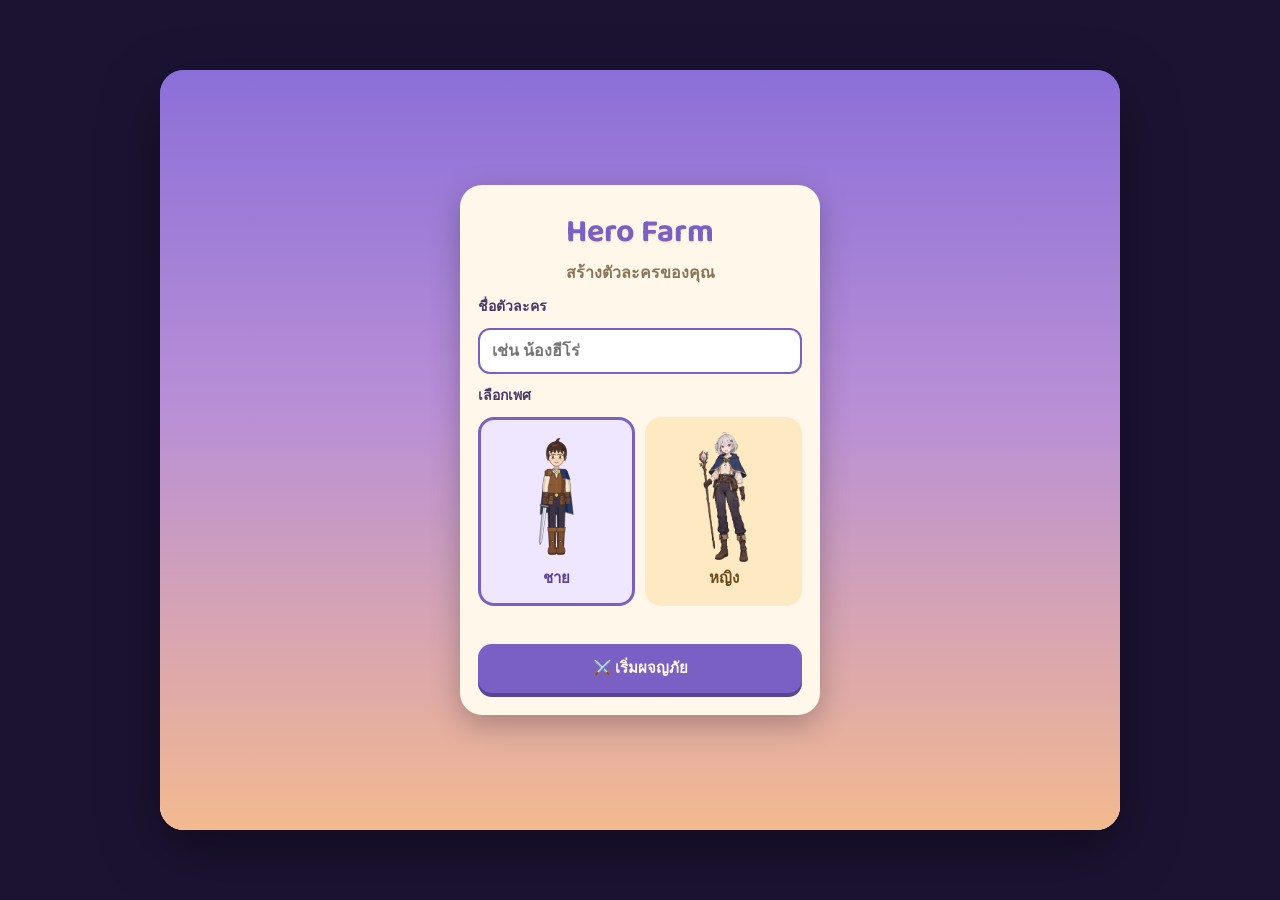
<file: index.html>
<!DOCTYPE html>
<html lang="th">
<head>
  <meta charset="UTF-8" />
  <!-- ปิดซูมด้วยนิ้ว: แตะปุ่มรัวๆ ในเกมจะได้ไม่ซูมหน้าจอ -->
  <meta name="viewport" content="width=device-width, initial-scale=1.0, maximum-scale=1.0, user-scalable=no" />
  <meta name="theme-color" content="#1c1333" />
  <title>Hero Farm</title>

  <link rel="preconnect" href="https://fonts.googleapis.com" />
  <link href="https://fonts.googleapis.com/css2?family=Baloo+2:wght@600;700;800&family=Nunito:wght@600;700;800&display=swap" rel="stylesheet" />
  <link rel="stylesheet" href="css/game.css" />
</head>
<body>

  <div class="game-screen">

    <!-- ============ แถบสถานะด้านบน ============ -->
    <header class="hud">
      <div class="hud-row">
        <div class="hud-profile">
          <span class="level-badge">Lv.<span id="ui-level">1</span></span>
          <span class="hud-name" id="ui-name"></span>
          <span class="hud-map" id="ui-map"></span>
        </div>
        <div class="hud-currencies">
          <div class="currency gold"><span>🪙</span><span id="ui-gold">0</span></div>
          <div class="currency gem"><span>💎</span><span id="ui-gem">0</span></div>
        </div>
      </div>

      <div class="bar hp-bar">
        <div class="bar-fill" id="ui-hp-fill"></div>
        <span class="bar-text">❤️ <span id="ui-hp-text">0 / 0</span></span>
      </div>
      <div class="bar exp-bar">
        <div class="bar-fill" id="ui-exp-fill"></div>
        <span class="bar-text">EXP <span id="ui-exp-text">0 / 0</span></span>
      </div>
    </header>

    <!-- ============ แผนที่ + ปุ่มควบคุมบนจอ ============ -->
    <main class="world-view">
      <canvas id="world-canvas"></canvas>

      <div class="joystick" id="joystick" aria-label="จอยสติ๊กเดิน">
        <div class="joystick-knob" id="joystick-knob"></div>
      </div>
      <div class="death-overlay" id="death-overlay" hidden>
        <p class="death-title">💀 หมดสติ</p>
        <p>ฟื้นที่จุดพักในอีก <span id="death-timer">3</span> วินาที</p>
      </div>

      <div class="toast-layer" id="toast-layer"></div>
    </main>

    <!-- ============ เมนูล่าง ============ -->
    <nav class="menu-bar">
      <button class="menu-button" data-panel="inventory">
        <span class="menu-icon">🎒</span>
        <span class="menu-label">กระเป๋า</span>
      </button>
      <button class="menu-button" data-panel="equipment">
        <span class="menu-icon">🛡️</span>
        <span class="menu-label">อุปกรณ์</span>
      </button>
      <button class="menu-button" data-panel="collection">
        <span class="menu-icon">📖</span>
        <span class="menu-label">สะสม</span>
      </button>
      <button class="menu-button" data-panel="shop">
        <span class="menu-icon">🏪</span>
        <span class="menu-label">ร้านค้า</span>
      </button>
      <button class="menu-button" data-panel="settings">
        <span class="menu-icon">⚙️</span>
        <span class="menu-label">ตั้งค่า</span>
      </button>
    </nav>

    <!-- ============ แผงเมนู (เลื่อนขึ้นทับแผนที่) ============ -->
    <div class="panel-overlay" id="panel-overlay" hidden>
      <section class="panel">
        <header class="panel-header">
          <h3 id="panel-title"></h3>
          <button class="panel-close" id="panel-close" aria-label="ปิด">✕</button>
        </header>
        <div class="panel-body" id="panel-body"></div>
      </section>
    </div>

    <!-- ============ หน้าสร้างตัวละคร ============ -->
    <div class="create-screen" id="create-screen" hidden>
      <form class="create-card" id="create-form">
        <h1 class="game-title">Hero Farm</h1>
        <p class="create-subtitle">สร้างตัวละครของคุณ</p>

        <label class="create-label" for="create-name">ชื่อตัวละคร</label>
        <input class="create-input" id="create-name" autocomplete="off" placeholder="เช่น น้องฮีโร่" />

        <p class="create-label">เลือกเพศ</p>
        <div class="gender-grid">
          <button type="button" class="gender-option selected" data-gender="male" aria-pressed="true">
            <img class="gender-portrait" src="assets/characters/hero_male.svg" alt="" />ชาย
          </button>
          <button type="button" class="gender-option" data-gender="female" aria-pressed="false">
            <img class="gender-portrait" src="assets/characters/hero_female.png" alt="" />หญิง
          </button>
        </div>

        <p class="create-error" id="create-error"></p>
        <button type="submit" class="big-button">⚔️ เริ่มผจญภัย</button>
      </form>
    </div>

  </div>

  <!-- type="module" ทำให้ไฟล์ js แยกกันได้ ต้องเปิดผ่าน Live Server หรือ GitHub Pages -->
  <script type="module" src="js/main.js"></script>
</body>
</html>
</file>
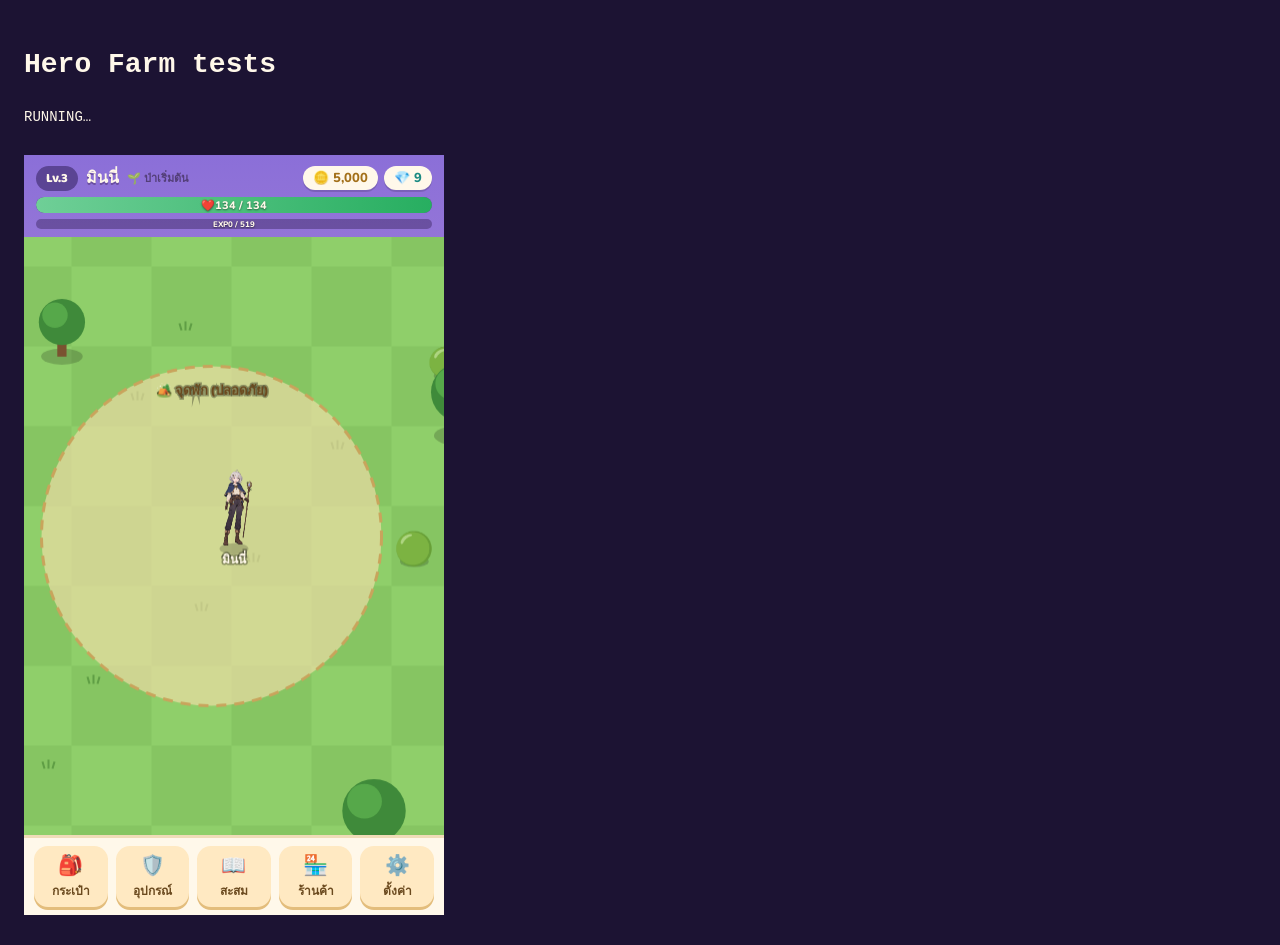
<file: tests/index.html>
<!DOCTYPE html>
<html lang="th">
<head>
  <meta charset="UTF-8" />
  <title>Hero Farm — Tests</title>
  <style>
    body { font: 14px/1.6 monospace; padding: 16px; background: #1c1333; color: #fff8ea; }
    .PASS { color: #6fcf97; } .FAIL { color: #ff5c6c; } .INFO { color: #a7e9ff; }
    iframe { width: 420px; height: 760px; border: 0; margin-top: 12px; }
  </style>
</head>
<body>
  <!--
    หน้าทดสอบอัตโนมัติ — เปิดผ่าน Live Server: /tests/
    ไม่ต้องติดตั้งอะไรเพิ่ม เซฟจริงของผู้เล่นถูกสำรองไว้ก่อนทดสอบและคืนให้หลังจบ
  -->
  <h1>Hero Farm tests</h1>
  <pre id="out">RUNNING…</pre>

  <script type="module">
    import { state, replaceState, createNewState, addPlayerExp } from "../js/state.js";
    import { loadGame } from "../js/save.js";
    import { createCharacter, validateName } from "../js/systems/player.js";
    import { getPlayerStats, calcDamage } from "../js/systems/stats.js";
    import { addMaterial, addEquipment, addLoot, equip, sellEquipment, sellMaterial, countMaterial, isEquipped } from "../js/systems/inventory.js";
    import { useItem, pickHealingPotion } from "../js/systems/consumables.js";
    import { upgradeEquipment, getUpgradeCost, MAX_PLUS } from "../js/systems/upgrade.js";
    import { rollLoot } from "../js/systems/loot.js";
    import { createRng } from "../js/systems/rng.js";
    import { createWorld, updateWorld, isInSafeZone, WORLD_RULES } from "../js/game/world.js";
    import { MONSTERS } from "../data/monsters.js";
    import { MAPS, START_MAP_ID } from "../data/maps.js";
    import {
      ITEMS, RARITIES, ITEM_TYPES, getItemById, getItemsByType, getItemsByRarity,
      resolveItemId, isStackable, getCollectionProgress, getCollectionItems, validateItemDefinitions
    } from "../js/systems/itemDatabase.js";
    import { isDiscovered, getCollectionSummary, getItemSources } from "../js/systems/collection.js";
    import { loadCharacterSprites, getCharacterSprite } from "../js/game/characterSprites.js";
    import { getSwingPose, SWING_TIMING } from "../js/game/swingAnimation.js";
    import { buyItem, getBuyLimit, validateShop } from "../js/systems/shop.js";
    import {
      COLLECTION_REWARDS, getRewardStatuses, claimReward, getRewardsCompletedBy, validateCollectionRewards
    } from "../js/systems/collectionRewards.js";

    const lines = [];
    const log = (status, text) => lines.push(`${status} ${text}`);
    const sleep = (ms) => new Promise((resolve) => setTimeout(resolve, ms));

    function assert(condition, message) {
      if (!condition) throw new Error(message);
    }

    async function test(name, fn) {
      try {
        await fn();
        log("PASS", name);
      } catch (error) {
        log("FAIL", `${name} — ${error.message}`);
      }
    }

    function freshCharacter(gender = "male") {
      replaceState(createNewState());
      createCharacter("Tester", gender);
    }

    // สำรองเซฟจริง (หน้านี้อยู่ origin เดียวกับเกม)
    const SAVE_KEYS = ["herofarm_save", "herofarm_save_backup"];
    const realSaves = Object.fromEntries(SAVE_KEYS.map((key) => [key, localStorage.getItem(key)]));

    // =====================================================
    // ระบบย่อย
    // =====================================================
    await test("ตัวละครใหม่ได้อุปกรณ์เริ่มต้นและสวมไว้", () => {
      freshCharacter();
      const stats = getPlayerStats();
      assert(state.inventory.equipment.length === 2, "equipment " + state.inventory.equipment.length);
      assert(stats.atk === 14 && stats.def === 4 && stats.maxHp === 110, JSON.stringify(stats));
    });

    await test("ตรวจชื่อตัวละคร", () => {
      assert(validateName(" a ") !== null, "สั้นเกิน");
      assert(validateName("ชื่อยาวมากเกินสิบสองตัว") !== null, "ยาวเกิน");
      assert(validateName("ฮีโร่") === null, "ชื่อปกติ");
    });

    await test("เลเวลอัพแล้วค่าพลังเพิ่ม", () => {
      freshCharacter();
      assert(addPlayerExp(100) === 1, "ควรขึ้น 1 เลเวล");
      assert(getPlayerStats().atk === 16, "atk " + getPlayerStats().atk);
    });

    await test("ดาเมจต่ำสุด 1 และคริคูณ", () => {
      assert(calcDamage(1, 999, () => 0.5).amount === 1, "min 1");
      const crit = calcDamage(100, 0, () => 0, 1, 1.5);
      assert(crit.crit && crit.amount === 135, "crit " + crit.amount);
    });

    await test("ตีบวก: สำเร็จ / ไม่สำเร็จ / ของไม่พอ / สูงสุด", () => {
      freshCharacter();
      const sword = state.inventory.equipment[0];
      addMaterial("enhance_stone", 50);
      state.player.gold = 1_000_000;

      const gold = state.player.gold;
      let result = upgradeEquipment(sword.uid, () => 0);
      assert(result.success && sword.plus === 1 && state.player.gold === gold - 40, "+1");
      assert(getPlayerStats().atk === 15, "atk +1");

      sword.plus = 2;
      result = upgradeEquipment(sword.uid, () => 0.99);
      assert(result.ok && !result.success && sword.plus === 2, "fail keeps plus");

      state.inventory.materials = {};
      assert(upgradeEquipment(sword.uid).reason === "stones", "stones");

      sword.plus = MAX_PLUS;
      assert(upgradeEquipment(sword.uid).reason === "maxed", "maxed");
      assert(getUpgradeCost({ itemId: "golem_hammer", plus: 0 }).gold === 120, "rarity cost");
    });

    await test("ขายของ: ของที่สวมอยู่ขายไม่ได้", () => {
      freshCharacter();
      const equipped = state.inventory.equipment[0];
      assert(sellEquipment(equipped.uid) === 0 && isEquipped(equipped.uid), "equipped");

      const spare = addEquipment("iron_sword", 2);
      assert(sellEquipment(spare.uid) === 80, "sell price with plus");
      assert(!state.inventory.equipment.includes(spare), "removed");
    });

    await test("สุ่มของดรอป", () => {
      const all = rollLoot(MONSTERS.slime, () => 0);
      assert(all.items.length === MONSTERS.slime.drops.length && all.gold === 3, "all drops");
      const none = rollLoot(MONSTERS.slime, () => 0.999);
      assert(none.items.length === 0 && none.gold === 6, "no drops");
    });

    // =====================================================
    // ITEM DATABASE
    // =====================================================
    await test("Item DB: ไอเทมตัวอย่างครบ และทุกชิ้นมีฟิลด์พื้นฐาน", () => {
      const examples = [
        "wooden_sword", "iron_sword", "flame_sword", "leather_armor", "iron_armor", "knight_armor",
        "small_hp_potion", "large_hp_potion", "exp_potion",
        "slime_gel", "wolf_fang", "iron_ore", "magic_crystal", "slime_badge", "ancient_coin"
      ];
      for (const id of examples) assert(getItemById(id), "ไม่มี " + id);

      const fields = ["id", "name", "type", "rarity", "icon", "description", "maxStack", "sellPrice",
        "buyPrice", "levelRequirement", "isSellable", "isTradable", "isEquippable"];
      for (const item of Object.values(ITEMS)) {
        for (const field of fields) assert(item[field] !== undefined, `${item.id} ไม่มี ${field}`);
        assert(ITEM_TYPES[item.type] && RARITIES[item.rarity], item.id + " type/rarity");
        assert(Object.isFrozen(item), item.id + " ต้องแก้ค่าไม่ได้");
      }
    });

    await test("Item DB: ค้นหาด้วย id / type / rarity", () => {
      assert(getItemById("iron_sword").name === "ดาบเหล็ก", "by id");
      assert(getItemById("nope") === null && getItemById("constructor") === null && getItemById(undefined) === null, "unknown id");

      const weapons = getItemsByType("weapon");
      assert(weapons.length >= 3 && weapons.every((item) => item.type === "weapon" && item.isEquippable && item.slot === "weapon"), "weapons");
      assert(getItemsByType("material").every((item) => !item.isEquippable && item.material), "materials");
      assert(getItemsByRarity("epic").some((item) => item.id === "flame_sword"), "epic");
      assert(getItemsByType("quest").length === 0 && getItemsByRarity("mythic").length === 0, "empty lists");

      const flame = getItemById("flame_sword");
      assert(flame.stats.attack === 22 && flame.stats.critical === 0.05 && flame.stats.hp === 0, "weapon stats + defaults");
      assert(getItemById("small_hp_potion").effects[0].type === "hp" && getItemById("slime_gel").stats === null, "effects / stats null");
      assert(getItemById("slime_badge").collectible.kind === "badge" && !getItemById("slime_badge").isSellable, "collectible");
      assert(isStackable("slime_gel") && !isStackable("iron_sword"), "stackable");
    });

    await test("Item DB: ID เก่าที่เปลี่ยนชื่อยังหาเจอ และเซฟเก่าถูกแปลง", () => {
      assert(resolveItemId("wood_sword") === "wooden_sword" && getItemById("slime_jelly").id === "slime_gel", "legacy lookup");
      localStorage.setItem("herofarm_save", JSON.stringify({
        version: 3,
        profile: { name: "Old", gender: "male" },
        player: { level: 2, exp: 0, gold: 10, gem: 0 },
        inventory: { materials: { slime_jelly: 4, slime_gel: 1 }, equipment: [{ uid: 5, itemId: "wood_sword", plus: 2 }] },
        equipped: { weapon: 5, armor: null },
        nextUid: 6
      }));
      assert(loadGame(), "load");
      assert(state.inventory.materials.slime_gel === 5 && !("slime_jelly" in state.inventory.materials), JSON.stringify(state.inventory.materials));
      assert(state.inventory.equipment[0].itemId === "wooden_sword" && state.equipped.weapon === 5, JSON.stringify(state.inventory.equipment));
      assert(getPlayerStats().atk === 18, "atk " + getPlayerStats().atk);
    });

    await test("Item DB: ตรวจจับข้อมูลผิด", () => {
      const good = { id: "test_item", name: "ทดสอบ", type: "material", rarity: "common" };
      assert(validateItemDefinitions([good], {}).length === 0, "good item");

      const badCases = [
        [{ ...good, id: "ดาบ" }, "id"],
        [{ ...good, rarity: "ตำนาน" }, "rarity"],
        [{ ...good, type: "food" }, "type"],
        [{ ...good, type: "weapon", stats: { atk: 5 } }, "stats.atk"],
        [{ ...good, type: "consumable" }, "effects"],
        [{ ...good, sellPrice: -1 }, "sellPrice"]
      ];
      for (const [def, keyword] of badCases) {
        const errors = validateItemDefinitions([def], {});
        assert(errors.some((error) => error.includes(keyword)), `ต้องจับ ${keyword} ได้: ${JSON.stringify(errors)}`);
      }
      assert(validateItemDefinitions([good, good], {}).some((error) => error.includes("ซ้ำ")), "duplicate id");
      assert(validateItemDefinitions([good], { old_id: "missing" }).length === 1, "legacy target missing");
    });

    await test("Item DB: เตรียมสมุดสะสม (ค้นพบ / ทั้งหมด ต่อประเภท)", () => {
      const progress = getCollectionProgress(["slime_jelly", "slime_gel", "wolf_fang", "iron_sword", "nope"]);
      const byType = Object.fromEntries(progress.map((row) => [row.type, row]));
      assert(progress.length === Object.keys(ITEM_TYPES).length, "ทุกประเภท");
      assert(byType.material.found === 2 && byType.material.total === getCollectionItems("material").length, JSON.stringify(byType.material));
      assert(byType.material.total === getItemsByType("material").length - 1, "ไม่นับ golem_core (legacy)");
      assert(byType.weapon.found === 1 && byType.collectible.found === 0, "weapon / collectible");
    });

    // =====================================================
    // ใช้ไอเทม (consumable)
    // =====================================================
    await test("ใช้ยา: ฟื้น HP + หักของ / ใช้ไม่ได้เมื่อเลือดเต็ม-ไม่มีของ-เลเวลไม่ถึง-หมดสติ", () => {
      freshCharacter();
      const world = createWorld(START_MAP_ID, createRng(1));
      const maxHp = getPlayerStats().maxHp;

      assert(useItem("small_hp_potion", world).reason === "notOwned", "notOwned");
      addMaterial("small_hp_potion", 2);
      assert(useItem("small_hp_potion", world).reason === "fullHp" && countMaterial("small_hp_potion") === 2, "เลือดเต็มต้องไม่เสียยา");

      world.player.hp = maxHp - 30;
      const result = useItem("small_hp_potion", world);
      assert(result.ok && result.healed === 30 && world.player.hp === maxHp && countMaterial("small_hp_potion") === 1, JSON.stringify(result));

      addMaterial("large_hp_potion", 1);
      world.player.hp = 10;
      assert(useItem("large_hp_potion", world).reason === "level", "levelRequirement");
      assert(useItem("iron_sword", world).reason === "notConsumable" && useItem("slime_gel", world).reason === "notConsumable", "notConsumable");
      world.player.dead = true;
      assert(useItem("small_hp_potion", world).reason === "dead" && countMaterial("small_hp_potion") === 1, "dead");
    });

    await test("ใช้ยา EXP: ได้ EXP, เลเวลอัพแล้วเลือดเต็ม", () => {
      freshCharacter();
      const world = createWorld(START_MAP_ID, createRng(1));
      world.player.hp = 5;
      addMaterial("exp_potion", 1);
      const result = useItem("exp_potion", world);
      assert(result.ok && result.exp === 200 && result.levelsGained === 1 && state.player.level === 2, JSON.stringify(result));
      assert(world.player.hp === getPlayerStats().maxHp && countMaterial("exp_potion") === 0, "hp เต็ม / ยาหมด");
    });

    await test("ปุ่มลัด Q เลือกยาที่พอดีที่สุด", () => {
      freshCharacter();
      assert(pickHealingPotion(40) === null, "ไม่มียา");
      state.player.level = 5;
      addMaterial("small_hp_potion", 1);
      addMaterial("large_hp_potion", 1);
      assert(pickHealingPotion(40).id === "small_hp_potion", "ขาดน้อย → ยาเล็ก");
      assert(pickHealingPotion(200).id === "large_hp_potion", "ขาดมาก → ยาใหญ่");
      assert(pickHealingPotion(999).id === "large_hp_potion", "ขาดเกินทุกขวด → ขวดที่ฟื้นมากสุด");
      state.player.level = 1;
      assert(pickHealingPotion(200).id === "small_hp_potion", "เลเวลไม่ถึงยาใหญ่ → ใช้ยาเล็ก");
    });

    await test("ของที่ isSellable: false ขายไม่ได้", () => {
      freshCharacter();
      addMaterial("slime_badge", 1);
      assert(sellMaterial("slime_badge") === 0 && countMaterial("slime_badge") === 1, "slime_badge");
      addMaterial("small_hp_potion", 3);
      assert(sellMaterial("small_hp_potion", 3) === 9 && countMaterial("small_hp_potion") === 0, "ยาขายได้");
    });

    // =====================================================
    // กระเป๋า + สมุดสะสม
    // =====================================================
    await test("กระเป๋า: ซ้อนได้ไม่เกิน maxStack", () => {
      freshCharacter();
      assert(addMaterial("slime_gel", 990) === 990 && addMaterial("slime_gel", 20) === 9 && countMaterial("slime_gel") === 999, "วัตถุดิบ 999");
      assert(addMaterial("slime_badge", 1) === 1 && addMaterial("slime_badge", 1) === 0 && countMaterial("slime_badge") === 1, "ของสะสม 1");
      addMaterial("small_hp_potion", 150);
      assert(countMaterial("small_hp_potion") === 99, "ของใช้ 99");
    });

    await test("สมุดสะสม: ได้ของครั้งแรก = ค้นพบ / ขายแล้วยังนับ / ของเริ่มต้นนับด้วย", () => {
      freshCharacter();
      assert(isDiscovered("wooden_sword") && isDiscovered("cloth_armor") && !isDiscovered("slime_gel"), "ของเริ่มต้น");

      let loot = addLoot("slime_gel", 2);
      assert(loot.added === 2 && loot.isNew && isDiscovered("slime_gel"), "ได้ครั้งแรก");
      loot = addLoot("slime_gel", 1);
      assert(!loot.isNew, "ครั้งที่สองไม่ใช่ของใหม่");

      sellMaterial("slime_gel", 3);
      assert(countMaterial("slime_gel") === 0 && isDiscovered("slime_gel") && isDiscovered("slime_jelly"), "ขายแล้วยังนับ / ID เก่า");

      const summary = getCollectionSummary();
      assert(summary.found === 3 && summary.total === getCollectionItems().length, JSON.stringify(summary));
      assert(!getCollectionItems().some((item) => item.id === "golem_core"), "ไม่นับของ legacy");
    });

    await test("สมุดสะสม: เก็บของบนแผนที่ครั้งแรกส่ง event isNew", () => {
      freshCharacter();
      const world = createWorld(START_MAP_ID, createRng(1));
      const drop = (itemId) => ({ id: world.nextId++, kind: "item", itemId, qty: 1, age: 1, x: world.player.x, y: world.player.y });
      world.drops.push(drop("wolf_fang"), drop("wooden_sword"));

      const pickups = updateWorld(world, { moveX: 0, moveY: 0, attack: false }, 1 / 30).filter((event) => event.type === "pickup");
      assert(pickups.length === 2, "pickups " + pickups.length);
      assert(pickups.find((e) => e.itemId === "wolf_fang").isNew && !pickups.find((e) => e.itemId === "wooden_sword").isNew, JSON.stringify(pickups));
    });

    await test("สมุดสะสม: เซฟ/โหลด + ของที่มีอยู่แล้วนับว่าค้นพบ + ID ผิดถูกตัดทิ้ง", () => {
      localStorage.setItem("herofarm_save", JSON.stringify({
        version: 3,
        profile: { name: "Old", gender: "female" },
        player: { level: 3, exp: 0, gold: 0, gem: 0 },
        inventory: { materials: { bat_wing: 2 }, equipment: [{ uid: 1, itemId: "iron_sword", plus: 0 }] },
        equipped: { weapon: 1, armor: null },
        nextUid: 2,
        collection: { discovered: { slime_jelly: 123, fake_item: 1 } }
      }));
      assert(loadGame(), "load");
      const ids = Object.keys(state.collection.discovered).sort().join(",");
      assert(ids === "bat_wing,iron_sword,slime_gel" && state.collection.discovered.slime_gel === 123, ids);
    });

    await test("ข้อมูล: ไอเทมทุกชิ้นในสมุดสะสมมีที่ได้", () => {
      const missing = getCollectionItems().filter((item) => getItemSources(item.id).length === 0).map((item) => item.id);
      assert(missing.length === 0, "ไม่มีที่ได้: " + missing.join(", "));
      const badge = getItemSources("slime_badge");
      assert(badge[0].kind === "monster" && badge[0].monsterId === "slime" && badge[0].maps.length > 0, JSON.stringify(badge));
      assert(getItemSources("wooden_sword").some((source) => source.kind === "starter"), "ของเริ่มต้น");
    });

    // =====================================================
    // เงื่อนไขเลเวลอุปกรณ์
    // =====================================================
    await test("เลเวลไม่ถึง สวมอุปกรณ์ไม่ได้ / เลเวลถึงแล้วสวมได้", () => {
      freshCharacter();
      const sword = addEquipment("iron_sword");   // ต้อง Lv.3
      const before = state.equipped.weapon;
      const result = equip(sword.uid);
      assert(!result.ok && result.reason === "level" && result.required === 3 && state.equipped.weapon === before, JSON.stringify(result));

      state.player.level = 3;
      assert(equip(sword.uid).ok && state.equipped.weapon === sword.uid, "Lv.3 สวมได้");
      assert(equip(9999).reason === "notFound", "notFound");
    });

    await test("โหลดเซฟ: อุปกรณ์ที่เลเวลไม่ถึงถูกถอด แต่ของยังอยู่ในกระเป๋า", () => {
      localStorage.setItem("herofarm_save", JSON.stringify({
        version: 3,
        profile: { name: "Low", gender: "male" },
        player: { level: 2, exp: 0, gold: 0, gem: 0 },
        inventory: { materials: {}, equipment: [{ uid: 1, itemId: "flame_sword", plus: 0 }, { uid: 2, itemId: "cloth_armor", plus: 0 }] },
        equipped: { weapon: 1, armor: 2 },
        nextUid: 3
      }));
      assert(loadGame(), "load");
      assert(state.equipped.weapon === null && state.equipped.armor === 2 && state.inventory.equipment.length === 2, JSON.stringify(state.equipped));
    });

    // =====================================================
    // รางวัลสมุดสะสม
    // =====================================================
    await test("รางวัลสมุดสะสม: ข้อมูลถูกต้อง + ไอเทมรางวัลไม่นับในสมุด", () => {
      assert(validateCollectionRewards().length === 0, validateCollectionRewards().join(" | "));
      assert(validateCollectionRewards([{ id: "x", type: "food", gold: 1 }]).length > 0, "type ผิดต้องจับได้");
      assert(validateCollectionRewards([{ id: "x", type: "weapon", itemId: "iron_sword" }]).some((e) => e.includes("reward")), "ไอเทมรางวัลต้องมีป้าย reward");
      for (const reward of COLLECTION_REWARDS) {
        if (reward.itemId) assert(!getCollectionItems().some((item) => item.id === reward.itemId), reward.itemId + " ไม่ควรนับในสมุด");
      }
      assert(getItemSources("legend_collector_trophy")[0]?.kind === "reward", "ที่มาของถ้วยรางวัล");
    });

    await test("รางวัลสมุดสะสม: ยังไม่ครบรับไม่ได้ / ครบแล้วรับได้ครั้งเดียว", () => {
      freshCharacter();
      assert(claimReward("consumable_complete").reason === "incomplete", "ยังไม่ครบ");
      assert(claimReward("nope").reason === "unknown", "unknown");

      const potions = getCollectionItems("consumable");
      for (const item of potions.slice(0, -1)) addLoot(item.id, 1);
      const last = potions[potions.length - 1];
      assert(getRewardsCompletedBy(last.id).length === 0, "ยังไม่ครบห้ามแจ้ง");
      addLoot(last.id, 1);
      assert(getRewardsCompletedBy(last.id).some((reward) => reward.id === "consumable_complete"), "ครบแล้วต้องแจ้ง");

      const gold = state.player.gold;
      const gem = state.player.gem;
      const reward = COLLECTION_REWARDS.find((other) => other.id === "consumable_complete");
      const result = claimReward("consumable_complete");
      assert(result.ok && state.player.gold === gold + reward.gold && state.player.gem === gem + reward.gem, JSON.stringify(result));
      assert(countMaterial(reward.itemId) === 1 && isDiscovered(reward.itemId), "ได้เหรียญตรา");
      assert(claimReward("consumable_complete").reason === "claimed", "รับซ้ำไม่ได้");
      assert(getRewardStatuses().find((other) => other.id === "consumable_complete").claimed, "สถานะรับแล้ว");
    });

    await test("รางวัลสมุดสะสม: สถานะการรับอยู่ในเซฟ + รางวัลที่ไม่มีจริงถูกตัดทิ้ง", () => {
      localStorage.setItem("herofarm_save", JSON.stringify({
        version: 3,
        profile: { name: "Col", gender: "male" },
        player: { level: 1, exp: 0, gold: 0, gem: 0 },
        inventory: { materials: {}, equipment: [] },
        equipped: { weapon: null, armor: null },
        nextUid: 1,
        collection: { discovered: {}, claimedRewards: { armor_complete: 55, fake_reward: 1 } }
      }));
      assert(loadGame(), "load");
      assert(JSON.stringify(state.collection.claimedRewards) === '{"armor_complete":55}', JSON.stringify(state.collection.claimedRewards));
    });

    // =====================================================
    // ภาพตัวละคร
    // =====================================================
    await test("ภาพตัวละคร: โหลด SVG ได้ + ถอดอาวุธ/เกราะแล้วภาพเปลี่ยน", async () => {
      await loadCharacterSprites("../");
      const waitSprite = async (gender, slots) => {
        for (let i = 0; i < 150; i++) {
          const sprite = getCharacterSprite(gender, slots);
          if (sprite) return sprite;
          await sleep(20);
        }
        throw new Error(`สร้างภาพ ${gender} [${slots}] ไม่เสร็จ`);
      };

      const full = await waitSprite("male", ["weapon", "armor"]);
      const bare = await waitSprite("male", []);
      const female = await waitSprite("female", ["armor", "weapon"]);
      assert(full.back.width > 0 && full.back.height > 0 && female.back.height === full.back.height, `ขนาด ${full.back.width}x${full.back.height}`);
      assert(getCharacterSprite("male", ["armor", "weapon"]) === full, "ลำดับช่องต่างกันต้องได้รูปเดียวกัน (cache)");

      // แขนถืออาวุธแยกเป็นแผ่นของตัวเอง (หมุนรอบหัวไหล่ตอนฟัน) + มีชั้นหน้า (ผ้าคลุม ผมหน้า)
      const opaquePixels = (canvas) => {
        const data = canvas.getContext("2d").getImageData(0, 0, canvas.width, canvas.height).data;
        let count = 0;
        for (let i = 3; i < data.length; i += 4) if (data[i] > 0) count++;
        return count;
      };
      assert(full.moving && full.front, "SVG แบ่ง 3 แผ่น: หลัง / แขน / หน้า");
      // ตัวผู้หญิงใช้ภาพ PNG ทั้งตัว → ภาพนิ่ง ไม่มีส่วนที่ขยับ แต่ต้องมีตำแหน่งจัดวางของตัวเอง
      assert(female.moving === null && female.layout.feetY === 720 && female.weaponSide === -1, "PNG ภาพนิ่ง " + JSON.stringify(female.layout));
      assert(getCharacterSprite("female", []) === female, "PNG ไม่เปลี่ยนตามอุปกรณ์ (รูปเดียวกัน)");
      assert(full.pivot?.x === 140 && full.pivot?.y === 262 && full.weaponSide === -1 && full.tip, "หัวไหล่ " + JSON.stringify(full.pivot));
      // ถอดอาวุธ: แขนยังขยับได้ แต่แผ่นแขนต้องเล็กลง (ไม่มีดาบ) และไม่มีรอยฟัน
      assert(bare.moving && bare.tip === null && opaquePixels(full.moving) > opaquePixels(bare.moving) + 100, "ถอดอาวุธแล้วแขนไม่มีดาบ");
      assert(bare.weaponSide === -1, "ถอดอาวุธแล้วยังรู้ว่ามือถืออาวุธอยู่ด้านไหน");
    });

    await test("ท่าฟัน: ยกอาวุธ → ฟันข้ามหัว → กลับท่าเดิม", () => {
      assert(getSwingPose(-0.01) === null && getSwingPose(1) === null && getSwingPose(NaN) === null, "นอกช่วงเวลาต้องไม่มีท่า");
      const start = getSwingPose(0);
      const hit = getSwingPose(SWING_TIMING.strike);
      const end = getSwingPose(SWING_TIMING.strike + SWING_TIMING.recover);
      assert(start.weaponAngle < hit.weaponAngle && hit.weaponAngle < end.weaponAngle, `มุม ${start.weaponAngle} → ${hit.weaponAngle} → ${end.weaponAngle}`);
      assert(hit.weaponAngle - start.weaponAngle > 150, "ต้องเหวี่ยงกว้างข้ามหัว");
      assert(hit.lean > 0 && hit.step > 0 && start.lean < 0, "ง้างตัวไปหลัง แล้วเอน+ก้าวไปข้างหน้าตอนฟัน");
      assert(Math.abs(end.weaponAngle % 360) < 1e-9 && Math.abs(end.lean) < 1e-9 && Math.abs(end.step) < 1e-9 && end.trail.alpha < 1e-9, "จบแล้วกลับท่าปกติ");
    });

    await test("กดโจมตีแล้วบันทึกเวลาเริ่มฟัน (ใช้เล่นท่าฟัน)", () => {
      freshCharacter();
      const world = createWorld(START_MAP_ID, createRng(1));
      assert(world.player.attackStartedAt === -Infinity, "ยังไม่เคยฟัน");
      world.time = 5;
      updateWorld(world, { moveX: 0, moveY: 0, attack: true }, 1 / 30);
      assert(world.player.attackStartedAt === world.time, "attackStartedAt " + world.player.attackStartedAt);
    });

    // =====================================================
    // ร้านค้า
    // =====================================================
    await test("ร้านค้า: ข้อมูลถูกต้อง (ไอเทมมีจริง + มีราคาซื้อ + ไม่ซ้ำ)", () => {
      assert(validateShop().length === 0, validateShop().join(" | "));
      const errors = validateShop({ stock: ["slime_gel", "nope", "small_hp_potion", "small_hp_potion"] });
      assert(errors.length === 3, "ต้องจับ ไม่มีราคา / ไม่มีไอเทม / ซ้ำ: " + errors.join(" | "));
    });

    await test("ร้านค้า: ซื้อแล้วหักทอง + ได้ของ / ทองไม่พอ / เต็ม / ร้านไม่ขาย", () => {
      freshCharacter();
      state.player.gold = 100;
      let result = buyItem("small_hp_potion", 5);
      assert(result.ok && result.cost === 75 && state.player.gold === 25 && countMaterial("small_hp_potion") === 5, JSON.stringify(result));
      assert(result.isNew && isDiscovered("small_hp_potion"), "ซื้อครั้งแรก = ค้นพบ");

      result = buyItem("small_hp_potion", 2);
      assert(result.reason === "gold" && state.player.gold === 25 && countMaterial("small_hp_potion") === 5, "ทองไม่พอต้องไม่หักอะไร");
      assert(buyItem("slime_gel").reason === "notInShop" && buyItem("small_hp_potion", 0).reason === "invalidQty", "notInShop / invalidQty");

      state.player.gold = 1_000_000;
      addMaterial("small_hp_potion", 999);
      assert(getBuyLimit("small_hp_potion") === 0 && buyItem("small_hp_potion").reason === "full", "เต็ม maxStack");

      const count = state.inventory.equipment.length;
      assert(buyItem("iron_sword").ok && state.inventory.equipment.length === count + 1, "ซื้ออุปกรณ์");
    });

    // =====================================================
    // แปลงเซฟเก่า
    // =====================================================
    await test("แปลงเซฟ v2 (เกมการ์ด) → v3", () => {
      localStorage.setItem("herofarm_save", JSON.stringify({
        version: 2,
        player: { level: 4, exp: 20, gold: 777, gem: 9, energy: 10, maxEnergy: 75, energyUpdatedAt: 1 },
        characters: [{ id: "knight_moon", level: 6, exp: 0 }],
        lastSavedAt: 1
      }));
      assert(loadGame(), "load");
      assert(state.version === 3 && state.profile === null && state.mapId === START_MAP_ID, "version/profile/map");
      assert(state.player.level === 4 && state.player.gold === 777 && !("energy" in state.player), JSON.stringify(state.player));
      assert(!("characters" in state), "characters removed");
      assert(JSON.parse(localStorage.getItem("herofarm_save_backup")).version === 2, "backup");
    });

    await test("แปลงเซฟ v1 → v3 ต่อกันได้", () => {
      localStorage.setItem("herofarm_save", JSON.stringify({
        version: 1,
        player: { level: 2, exp: 5, gold: 50, gem: 1 },
        characters: [{ id: "knight_moon", name: "x", level: 5, exp: 0, maxHp: 1, atk: 1 }]
      }));
      assert(loadGame() && state.version === 3 && state.player.gold === 50, "v1");
    });

    await test("เซฟ v3 ที่เสียบางส่วนถูกซ่อม", () => {
      localStorage.setItem("herofarm_save", JSON.stringify({
        version: 3,
        profile: { name: "  Hero  ", gender: "female" },
        player: { level: "oops", exp: 1, gold: -5, gem: 2 },
        inventory: {
          materials: { enhance_stone: 3, deleted_item: 9, slime_jelly: -2 },
          equipment: [
            { uid: 1, itemId: "iron_sword", plus: 99 },
            { uid: 1, itemId: "wood_sword", plus: 0 },
            { uid: 7, itemId: "deleted_sword", plus: 0 }
          ]
        },
        equipped: { weapon: 1, armor: 1 },
        nextUid: 2,
        mapId: "constructor"
      }));
      assert(loadGame(), "load");
      assert(state.profile.name === "Hero", "trim name");
      assert(state.player.level === 1 && state.player.gold === 0, JSON.stringify(state.player));
      assert(JSON.stringify(state.inventory.materials) === '{"enhance_stone":3}', JSON.stringify(state.inventory.materials));
      assert(state.inventory.equipment.length === 1 && state.inventory.equipment[0].plus === MAX_PLUS, "equipment");
      // uid 1 = ดาบเหล็ก (ต้อง Lv.3) แต่เลเวลถูกซ่อมเป็น 1 → ถูกถอด / armor ชี้ไปที่อาวุธ → ถอด
      assert(state.equipped.weapon === null && state.equipped.armor === null, JSON.stringify(state.equipped));
      assert(state.mapId === START_MAP_ID, "mapId " + state.mapId);
    });

    // =====================================================
    // โลกในเกม (จำลองการเล่นโดยไม่ต้องวาดจอ)
    // =====================================================
    await test("แผนที่สุ่มสิ่งกีดขวางได้ตำแหน่งเดิมทุกครั้ง", () => {
      freshCharacter();
      const a = createWorld(START_MAP_ID, createRng(1));
      const b = createWorld(START_MAP_ID, createRng(2));
      assert(a.obstacles.length > 40 && JSON.stringify(a.obstacles) === JSON.stringify(b.obstacles), "obstacles");
    });

    await test("ข้อมูลแผนที่: มอนเตอร์/ไอเทมมีจริง และประตูไป-กลับครบ", () => {
      for (const map of Object.values(MAPS)) {
        for (const zone of map.zones) assert(MONSTERS[zone.monsterId], `${map.id}: ไม่มีมอนเตอร์ ${zone.monsterId}`);
        for (const portal of map.portals) {
          assert(MAPS[portal.to], `${map.id}: ประตูไปแผนที่ ${portal.to} ที่ไม่มีอยู่`);
          assert(MAPS[portal.to].portals.some((back) => back.to === map.id), `${portal.to}: ไม่มีประตูกลับ ${map.id}`);
        }
      }
      for (const [id, monster] of Object.entries(MONSTERS)) {
        assert(Object.values(MAPS).some((map) => map.zones.some((zone) => zone.monsterId === id)), `มอนเตอร์ ${id} ไม่อยู่แผนที่ไหนเลย`);
        for (const drop of monster.drops) assert(ITEMS[drop.itemId], `${id}: ไม่มีไอเทม ${drop.itemId}`);
      }
    });

    await test("เดินเข้าประตู → ย้ายแผนที่ แล้วเกิดข้างประตูฝั่งที่มา", () => {
      freshCharacter();
      const world = createWorld(START_MAP_ID, createRng(1));
      const portal = world.map.portals[0];
      world.player.x = portal.x;
      world.player.y = portal.y;
      const idle = { moveX: 0, moveY: 0, attack: false };

      const travel = updateWorld(world, idle, 1 / 30).find((event) => event.type === "travel");
      assert(travel && travel.to === portal.to && travel.from === START_MAP_ID, "travel " + JSON.stringify(travel));
      assert(!updateWorld(world, idle, 1 / 30).some((event) => event.type === "travel"), "ส่ง travel ซ้ำ");

      const next = createWorld(portal.to, createRng(1), START_MAP_ID);
      const back = next.map.portals.find((p) => p.to === START_MAP_ID);
      const gap = Math.hypot(next.player.x - back.x, next.player.y - back.y);
      assert(gap > WORLD_RULES.portalRadius && gap < 150, "ระยะจากประตู " + gap);
    });

    // บอทง่ายๆ: เดินเข้าหามอนเตอร์ชนิดที่กำหนดแล้วตี
    // rest = true → เลือดต่ำกว่า 35% ถอยกลับไปพักที่จุดพักจนเหลือ 90% (เล่นแบบคนทั่วไป)
    function runBot(world, monsterId, seconds, { rest = false } = {}) {
      const stats = { kills: 0, pickups: 0, deaths: 0, maxSafeViolation: 0 };
      const dt = 1 / 30;
      let resting = false;

      for (let t = 0; t < seconds; t += dt) {
        const player = world.player;
        const targets = world.monsters.filter((m) => !m.dead && m.defId === monsterId);
        const target = targets.sort((m1, m2) => Math.hypot(m1.x - player.x, m1.y - player.y) - Math.hypot(m2.x - player.x, m2.y - player.y))[0];

        const maxHp = getPlayerStats().maxHp;
        if (rest && player.hp < maxHp * 0.35) resting = true;
        if (resting && player.hp >= maxHp * 0.9) resting = false;

        const input = { moveX: 0, moveY: 0, attack: false };
        if (resting) {
          const dx = world.map.spawn.x - player.x;
          const dy = world.map.spawn.y - player.y;
          const dist = Math.hypot(dx, dy);
          if (dist > 20) {
            input.moveX = dx / dist;
            input.moveY = dy / dist;
          }
        } else if (target) {
          const dx = target.x - player.x;
          const dy = target.y - player.y;
          const dist = Math.hypot(dx, dy);
          if (dist > 40) {
            input.moveX = dx / dist;
            input.moveY = dy / dist;
          }
          input.attack = dist < 90;
        }

        for (const event of updateWorld(world, input, dt)) {
          if (event.type === "kill") stats.kills++;
          if (event.type === "pickup") stats.pickups++;
          if (event.type === "playerDied") stats.deaths++;
        }

        for (const m of world.monsters) {
          if (!m.dead && isInSafeZone(world, m.x, m.y)) stats.maxSafeViolation++;
          if (!Number.isFinite(m.x) || !Number.isFinite(m.y)) throw new Error("monster NaN");
        }
        if (!Number.isFinite(player.x)) throw new Error("player NaN");
      }
      return stats;
    }

    await test("จำลองเล่น 3 นาที: ตีสไลม์ได้ของและเลเวลขึ้น (ถอยไปพักเมื่อเลือดน้อย)", () => {
      for (const seed of [7, 8, 9]) {
        freshCharacter();
        const world = createWorld(START_MAP_ID, createRng(seed));
        const gold = state.player.gold;
        const result = runBot(world, "slime", 180, { rest: true });

        log("INFO", `  สไลม์ 3 นาที seed ${seed}: ฆ่า ${result.kills} ตัว, เก็บของ ${result.pickups} ครั้ง, ตาย ${result.deaths}, Lv.${state.player.level}, ทอง +${state.player.gold - gold}, ไอเทม ${JSON.stringify(state.inventory.materials)}`);
        assert(result.kills >= 10, `seed ${seed} kills ${result.kills}`);
        assert(result.pickups >= result.kills, `seed ${seed} pickups ${result.pickups}`);
        assert(result.deaths === 0, `seed ${seed}: Lv.1 ที่รู้จักพักไม่ควรตายให้สไลม์`);
        assert(state.player.level >= 2 && state.player.gold > gold, `seed ${seed} progress`);
        assert(result.maxSafeViolation === 0, `seed ${seed} monster entered safe zone`);
      }

      // ข้อมูลประกอบ: บอทที่ตีไม่หยุดเลย (ไม่นับเป็นผ่าน/ไม่ผ่าน)
      freshCharacter();
      const reckless = runBot(createWorld(START_MAP_ID, createRng(7)), "slime", 180);
      log("INFO", `  สไลม์ 3 นาที ตีไม่พักเลย: ฆ่า ${reckless.kills} ตาย ${reckless.deaths}`);
    });

    await test("สมดุล: Lv.1 สู้แมงป่องไม่ไหว / Lv.10 + ของดีสู้ได้", () => {
      freshCharacter();
      let world = createWorld("desert", createRng(3));
      const weak = runBot(world, "scorpion", 60);

      freshCharacter();
      state.player.level = 10;
      equip(addEquipment("iron_sword", 5).uid);
      equip(addEquipment("leather_armor", 5).uid);
      world = createWorld("desert", createRng(3));
      const strong = runBot(world, "scorpion", 60);

      log("INFO", `  แมงป่อง 1 นาที: Lv.1 ของเริ่มต้น ฆ่า ${weak.kills} ตาย ${weak.deaths} | Lv.10 ดาบ+5 เกราะ+5 ฆ่า ${strong.kills} ตาย ${strong.deaths}`);
      assert(weak.deaths >= 1, "Lv.1 ควรแพ้แมงป่อง");
      assert(strong.kills >= 2, "Lv.10 ควรชนะแมงป่อง");
    });

    await test("บอส: Lv.1 สู้ไม่ไหว / Lv.15 + ของดีล้มผู้พิทักษ์ป่าได้", () => {
      freshCharacter();
      let world = createWorld("guardian_grove", createRng(5));
      const weak = runBot(world, "forest_guardian", 60);

      freshCharacter();
      state.player.level = 15;
      equip(addEquipment("desert_blade", 5).uid);
      equip(addEquipment("sand_armor", 5).uid);
      world = createWorld("guardian_grove", createRng(5));
      const strong = runBot(world, "forest_guardian", 90);

      log("INFO", `  บอส 1.5 นาที: Lv.1 ฆ่า ${weak.kills} ตาย ${weak.deaths} | Lv.15 ตรีศูล+5 เกราะทราย+5 ฆ่า ${strong.kills} ตาย ${strong.deaths}`);
      assert(weak.deaths >= 1 && weak.kills === 0, "Lv.1 ควรแพ้บอส");
      assert(strong.kills >= 1, "Lv.15 ของดีควรล้มบอสได้");
    });

    await test("สมดุลรายมอนเตอร์ (เลเวลแนะนำ + ของเริ่มต้น)", () => {
      const summary = [];
      for (const map of Object.values(MAPS)) {
        for (const monsterId of new Set(map.zones.map((zone) => zone.monsterId))) {
          const monster = MONSTERS[monsterId];
          freshCharacter();
          state.player.level = monster.level;
          const result = runBot(createWorld(map.id, createRng(11)), monsterId, 60);
          summary.push(`${monster.icon}Lv.${monster.level} ฆ่า ${result.kills} ตาย ${result.deaths}`);
        }
      }
      log("INFO", "  1 นาทีที่เลเวลแนะนำ: " + summary.join(" | "));
    });

    // =====================================================
    // เล่นจริงผ่านหน้าเกม (iframe)
    // =====================================================
    async function waitFor(check, timeout = 4000) {
      const start = performance.now();
      while (performance.now() - start < timeout) {
        const value = check();
        if (value) return value;
        await sleep(50);
      }
      throw new Error("timeout waiting");
    }

    async function openGame(frame) {
      frame.src = "../index.html?t=" + Math.random();
      await new Promise((resolve) => (frame.onload = resolve));
      return waitFor(() => frame.contentWindow.heroFarm && frame.contentDocument);
    }

    await test("หน้าเกม: เซฟเก่า → สร้างตัวละคร → เดิน → ตีบวก → เซฟคงอยู่", async () => {
      localStorage.setItem("herofarm_save", JSON.stringify({
        version: 2, player: { level: 3, exp: 0, gold: 5000, gem: 9 }, characters: []
      }));

      const frame = document.createElement("iframe");
      document.body.append(frame);
      let doc = await openGame(frame);
      let game = frame.contentWindow.heroFarm;

      assert(!doc.getElementById("create-screen").hidden, "ต้องเปิดหน้าสร้างตัวละคร");
      doc.getElementById("create-name").value = "ก";
      doc.getElementById("create-form").requestSubmit();
      assert(doc.getElementById("create-error").textContent !== "", "ชื่อสั้นต้องขึ้น error");

      doc.querySelector('[data-gender="female"]').click();
      doc.getElementById("create-name").value = "มินนี่";
      doc.getElementById("create-form").requestSubmit();
      await waitFor(() => game.world);
      assert(doc.getElementById("create-screen").hidden, "หน้าสร้างต้องปิด");
      assert(game.state.profile.gender === "female" && game.state.player.level === 3, "profile/level");
      await waitFor(() => doc.getElementById("ui-gold").textContent === "5,000");
      assert(doc.getElementById("ui-name").textContent === "มินนี่", "HUD name");

      // เดินขวาด้วยคีย์บอร์ด
      const startX = game.world.player.x;
      frame.contentWindow.dispatchEvent(new KeyboardEvent("keydown", { code: "KeyD" }));
      await sleep(600);
      frame.contentWindow.dispatchEvent(new KeyboardEvent("keyup", { code: "KeyD" }));
      assert(game.world.player.x > startX + 30, `player moved ${startX} → ${game.world.player.x}`);

      // เปิดแผงอุปกรณ์ = หยุดเวลา
      doc.querySelector('[data-panel="equipment"]').click();
      const pausedAt = game.world.time;
      await sleep(300);
      assert(game.world.time === pausedAt, "เปิดเมนูแล้วเวลาต้องหยุด");

      game.state.inventory.materials.enhance_stone = 5;
      game.renderPanel();
      doc.querySelector('[data-action="upgrade"]').click();
      const weapon = game.state.inventory.equipment.find((item) => item.uid === game.state.equipped.weapon);
      assert(weapon.plus === 1 && game.state.player.gold === 4960, "upgrade +1");

      doc.getElementById("panel-close").click();
      await sleep(200);
      assert(game.world.time > pausedAt, "ปิดเมนูแล้วเวลาเดินต่อ");

      // ปิดหน้าเกม (pagehide เซฟ) แล้วเปิดใหม่
      frame.remove();
      await sleep(100);
      const frame2 = document.createElement("iframe");
      document.body.append(frame2);
      doc = await openGame(frame2);
      game = frame2.contentWindow.heroFarm;
      await waitFor(() => game.world);

      assert(doc.getElementById("create-screen").hidden, "ผู้เล่นเดิมไม่ต้องสร้างตัวละครซ้ำ");
      const saved = game.state.inventory.equipment.find((item) => item.uid === game.state.equipped.weapon);
      assert(saved.plus === 1 && game.state.player.gold === 4960, "เซฟตีบวกคงอยู่");

      // ไม่มีปุ่มโจมตีบนจอ — คลิกซ้ายบนแผนที่ = ตี, คลิกขวาไม่ตี
      assert(!doc.getElementById("attack-btn"), "ต้องไม่มีปุ่มโจมตีบนจอ");
      const canvas = doc.getElementById("world-canvas");
      const slime = game.world.monsters.find((monster) => !monster.dead && monster.defId === "slime");
      game.world.player.x = slime.x - (game.world.player.radius + slime.radius + 5);
      game.world.player.y = slime.y;
      const click = (button) => {
        const pointer = { bubbles: true, cancelable: true, pointerId: 1, isPrimary: true, pointerType: "mouse", button };
        canvas.dispatchEvent(new frame2.contentWindow.PointerEvent("pointerdown", pointer));
        return sleep(150).then(() => canvas.dispatchEvent(new frame2.contentWindow.PointerEvent("pointerup", pointer)));
      };

      let slimeHp = slime.hp;
      await click(2);
      assert(slime.hp === slimeHp, `คลิกขวาต้องไม่ตี ${slimeHp} → ${slime.hp}`);
      await sleep(500);
      slimeHp = slime.hp;
      await click(0);
      assert(slime.hp < slimeHp, `คลิกซ้ายบนแผนที่ต้องตีโดน ${slimeHp} → ${slime.hp}`);

      // ใช้ยา: ปุ่มลัด Q
      game.state.inventory.materials.small_hp_potion = 2;
      game.world.player.hp = 20;
      frame2.contentWindow.dispatchEvent(new KeyboardEvent("keydown", { code: "KeyQ" }));
      assert(game.state.inventory.materials.small_hp_potion === 1 && game.world.player.hp === 70, `Q ใช้ยา hp=${game.world.player.hp}`);

      // ใช้ยา: ปุ่ม "ใช้" ในกระเป๋า
      game.world.player.hp = 20;
      doc.querySelector('[data-panel="inventory"]').click();
      const useButton = doc.querySelector('[data-action="use-item"][data-item-id="small_hp_potion"]');
      assert(useButton, "ต้องมีปุ่มใช้ยาในกระเป๋า");
      useButton.click();
      assert(!("small_hp_potion" in game.state.inventory.materials) && game.world.player.hp === 70, `ปุ่มใช้ในกระเป๋า hp=${game.world.player.hp}`);
      doc.getElementById("panel-close").click();

      // กระเป๋า: แท็บประเภท + ดูรายละเอียดไอเทม
      game.state.inventory.materials.wolf_fang = 3;
      doc.querySelector('[data-panel="inventory"]').click();
      doc.querySelector('[data-action="inventory-tab"][data-tab="material"]').click();
      assert(!doc.querySelector('#panel-body [data-action="equip"], #panel-body [data-action="unequip"]'), "แท็บวัตถุดิบต้องไม่มีอุปกรณ์");
      doc.querySelector('[data-action="inspect"][data-item-id="wolf_fang"]').click();
      assert(doc.querySelector(".item-detail")?.textContent.includes("หมาป่า"), "ต้องแสดงรายละเอียดไอเทม");
      doc.getElementById("panel-close").click();

      // สมุดสะสม
      doc.querySelector('[data-panel="collection"]').click();
      const cards = doc.querySelectorAll(".collection-card");
      assert(cards.length === getCollectionItems().length && doc.querySelectorAll(".collection-card.missing").length > 0, "การ์ด " + cards.length);
      doc.querySelector('.collection-card[data-action="inspect"][data-item-id="wooden_sword"]').click();
      assert(doc.querySelector(".item-detail")?.textContent.includes("ของเริ่มต้น"), "รายละเอียดในสมุดสะสม");
      doc.querySelector('[data-action="collection-tab"][data-tab="rewards"]').click();
      assert(doc.querySelectorAll(".reward-row").length === COLLECTION_REWARDS.length, "แท็บรางวัล");
      doc.getElementById("panel-close").click();

      // 🔒 อุปกรณ์ที่เลเวลไม่ถึง: ปุ่มสวมถูกล็อก
      game.state.inventory.equipment.push({ uid: 900, itemId: "knight_armor", plus: 0 });
      doc.querySelector('[data-panel="inventory"]').click();
      doc.querySelector('[data-action="inventory-tab"][data-tab="armor"]').click();
      assert(!doc.querySelector('[data-action="equip"][data-uid="900"]') && doc.getElementById("panel-body").textContent.includes("🔒 Lv.12"), "ปุ่มสวมต้องล็อก");
      doc.getElementById("panel-close").click();

      // 🏪 ร้านค้า: นอกจุดพักปิด / ในจุดพักซื้อได้
      doc.querySelector('[data-panel="shop"]').click();
      assert(doc.querySelector(".shop-closed"), "นอกจุดพักร้านต้องปิด");
      doc.getElementById("panel-close").click();
      game.world.player.x = game.world.map.spawn.x;
      game.world.player.y = game.world.map.spawn.y;
      const goldBefore = game.state.player.gold;
      doc.querySelector('[data-panel="shop"]').click();
      doc.querySelector('[data-action="buy"][data-item-id="small_hp_potion"][data-qty="1"]').click();
      assert(game.state.player.gold === goldBefore - 15 && game.state.inventory.materials.small_hp_potion === 1, `ซื้อยาในเกม ทอง ${goldBefore} → ${game.state.player.gold}`);
      doc.getElementById("panel-close").click();
      frame2.remove();
    });

    // คืนเซฟจริง
    for (const [key, value] of Object.entries(realSaves)) {
      if (value === null) localStorage.removeItem(key);
      else localStorage.setItem(key, value);
    }

    const failed = lines.filter((line) => line.startsWith("FAIL")).length;
    const passed = lines.filter((line) => line.startsWith("PASS")).length;
    document.getElementById("out").innerHTML =
      lines.map((line) => `<span class="${line.slice(0, 4)}">${line.replace(/</g, "&lt;")}</span>`).join("\n") +
      `\n\n${passed} passed, ${failed} failed\nDONE`;
    document.title = failed ? "FAILED" : "PASSED";
  </script>
</body>
</html>
</file>
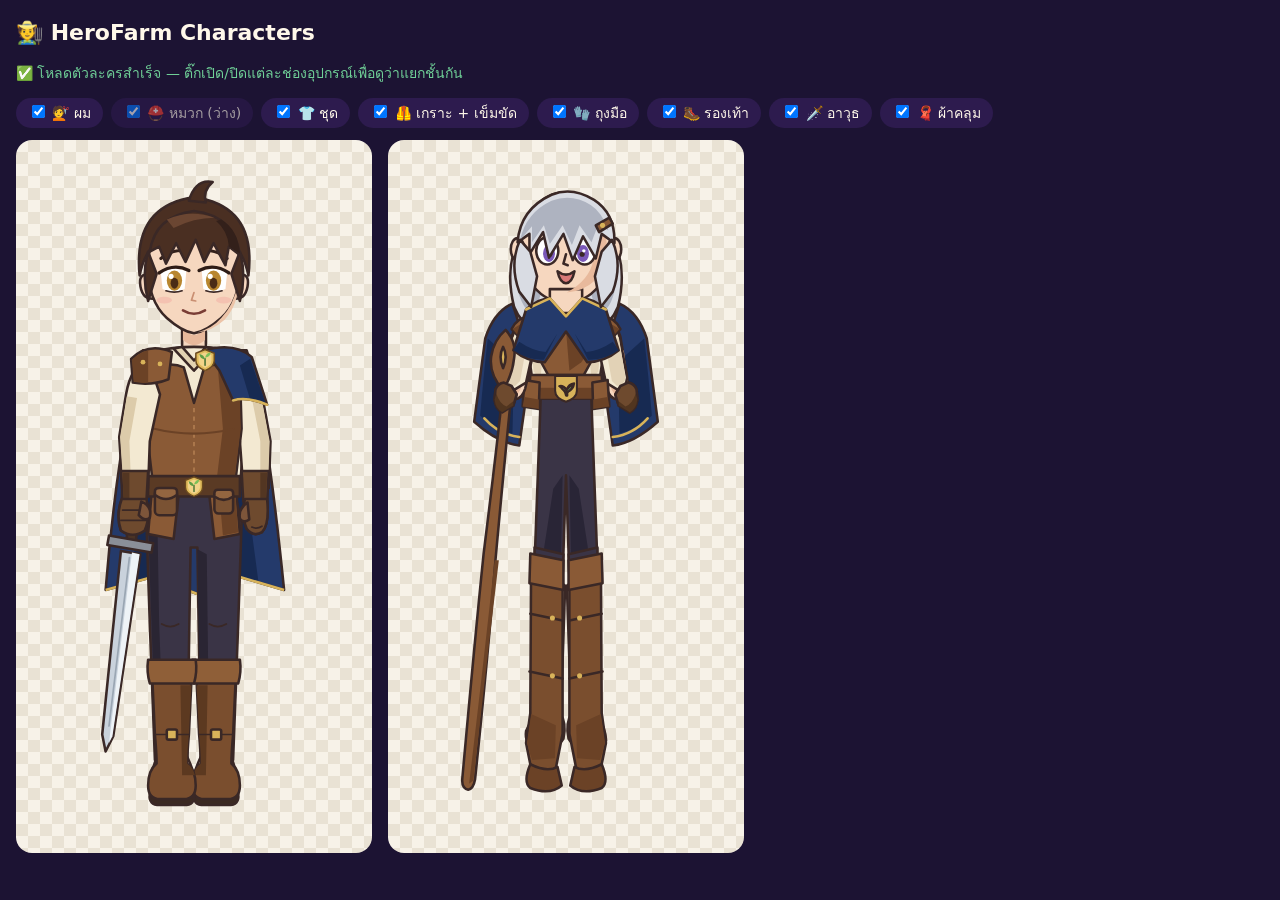
<file: tests/characters.html>
<!DOCTYPE html>
<html lang="th">
<head>
  <meta charset="UTF-8" />
  <meta name="viewport" content="width=device-width, initial-scale=1.0" />
  <title>Hero Farm — Characters</title>
  <style>
    body { font: 14px/1.5 system-ui, sans-serif; margin: 0; padding: 16px; background: #1c1333; color: #fff8ea; }
    h1 { margin: 0 0 6px; font-size: 22px; }
    .status.ok { color: #6fcf97; }
    .status.error { color: #ff5c6c; }
    .controls { display: flex; flex-wrap: wrap; gap: 8px; margin: 12px 0; }
    .controls label { background: #2d1b4e; padding: 4px 12px; border-radius: 999px; cursor: pointer; user-select: none; }
    .controls label.empty { opacity: 0.6; }
    .stage { display: flex; flex-wrap: wrap; gap: 16px; }
    .card {
      width: min(340px, 100%);
      border-radius: 16px;
      padding: 8px;
      /* ลายตารางหมากรุก = พื้นหลังโปร่งใส */
      background: repeating-conic-gradient(#e9e2d4 0 25%, #f7f2e8 0 50%) 0 0 / 24px 24px;
    }
    .card svg { display: block; width: 100%; height: auto; }
    pre { white-space: pre-wrap; background: #3a1020; color: #ffb3b3; padding: 10px; border-radius: 8px; }
  </style>
  <script>
    window.__errors = [];
    window.addEventListener("error", (event) => window.__errors.push(event.message));
    window.addEventListener("unhandledrejection", (event) => window.__errors.push(String(event.reason)));
  </script>
</head>
<body>
  <!--
    หน้าดูตัวละคร — เปิดผ่าน Live Server: /tests/characters.html
    ติ๊กเปิด/ปิดแต่ละช่องอุปกรณ์ เพื่อเช็กว่าแยกชั้นกันจริง (พร้อมเปลี่ยนอุปกรณ์ในอนาคต)
  -->
  <h1>🧑‍🌾 HeroFarm Characters</h1>
  <p class="status" id="status">กำลังโหลด…</p>
  <div class="controls" id="controls"></div>
  <div class="stage">
    <div class="card" id="hero-male"></div>
    <div class="card" id="hero-female"></div>
  </div>
  <pre id="errors" hidden></pre>

  <script type="module">
    const SLOTS = [
      ["hair", "💇 ผม"],
      ["head", "⛑️ หมวก (ว่าง)"],
      ["costume", "👕 ชุด"],
      ["armor", "🦺 เกราะ + เข็มขัด"],
      ["gloves", "🧤 ถุงมือ"],
      ["boots", "🥾 รองเท้า"],
      ["weapon", "🗡️ อาวุธ"],
      ["accessory", "🧣 ผ้าคลุม"]
    ];

    const $ = (id) => document.getElementById(id);

    async function loadSvg(targetId, file) {
      const response = await fetch(file);
      if (!response.ok) throw new Error(`โหลด ${file} ไม่ได้ (${response.status})`);
      $(targetId).innerHTML = await response.text();
    }

    try {
      await Promise.all([
        loadSvg("hero-male", "../assets/characters/hero_male.svg"),
        loadSvg("hero-female", "../assets/characters/hero_female.svg")
      ]);

      for (const [slot, label] of SLOTS) {
        const layers = document.querySelectorAll(`[data-slot="${slot}"]`);
        const empty = [...layers].every((layer) => layer.childElementCount === 0);
        const control = document.createElement("label");
        control.className = empty ? "empty" : "";
        control.innerHTML = `<input type="checkbox" checked data-toggle="${slot}"> ${label}`;
        control.querySelector("input").addEventListener("change", (event) => {
          layers.forEach((layer) => layer.style.display = event.target.checked ? "" : "none");
        });
        $("controls").append(control);
      }

      $("status").textContent = "✅ โหลดตัวละครสำเร็จ — ติ๊กเปิด/ปิดแต่ละช่องอุปกรณ์เพื่อดูว่าแยกชั้นกัน";
      $("status").className = "status ok";
      document.title = "CHARACTERS OK";
      window.__ready = true;
    } catch (error) {
      $("status").textContent = "❌ " + error.message;
      $("status").className = "status error";
      $("errors").textContent = window.__errors.join("\n") || error.stack;
      $("errors").hidden = false;
      document.title = "CHARACTERS ERROR";
    }
  </script>
</body>
</html>
</file>
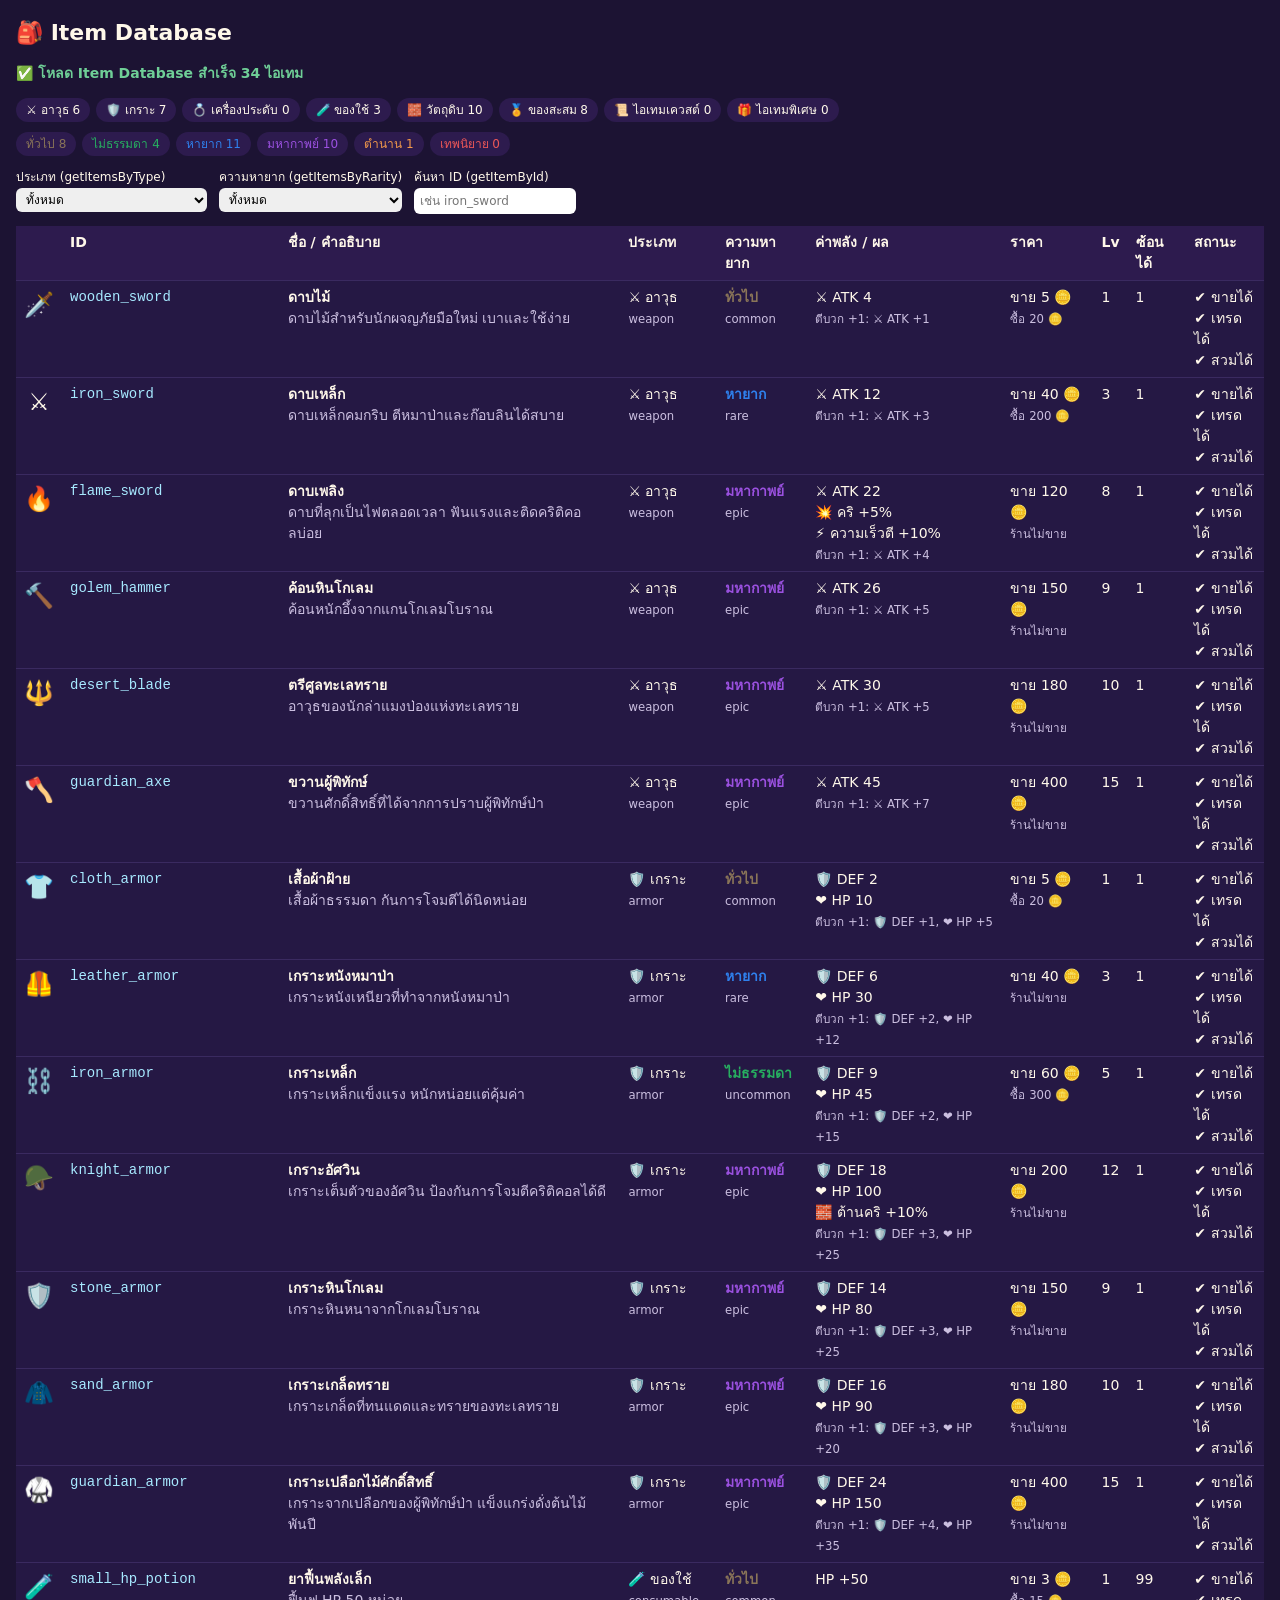
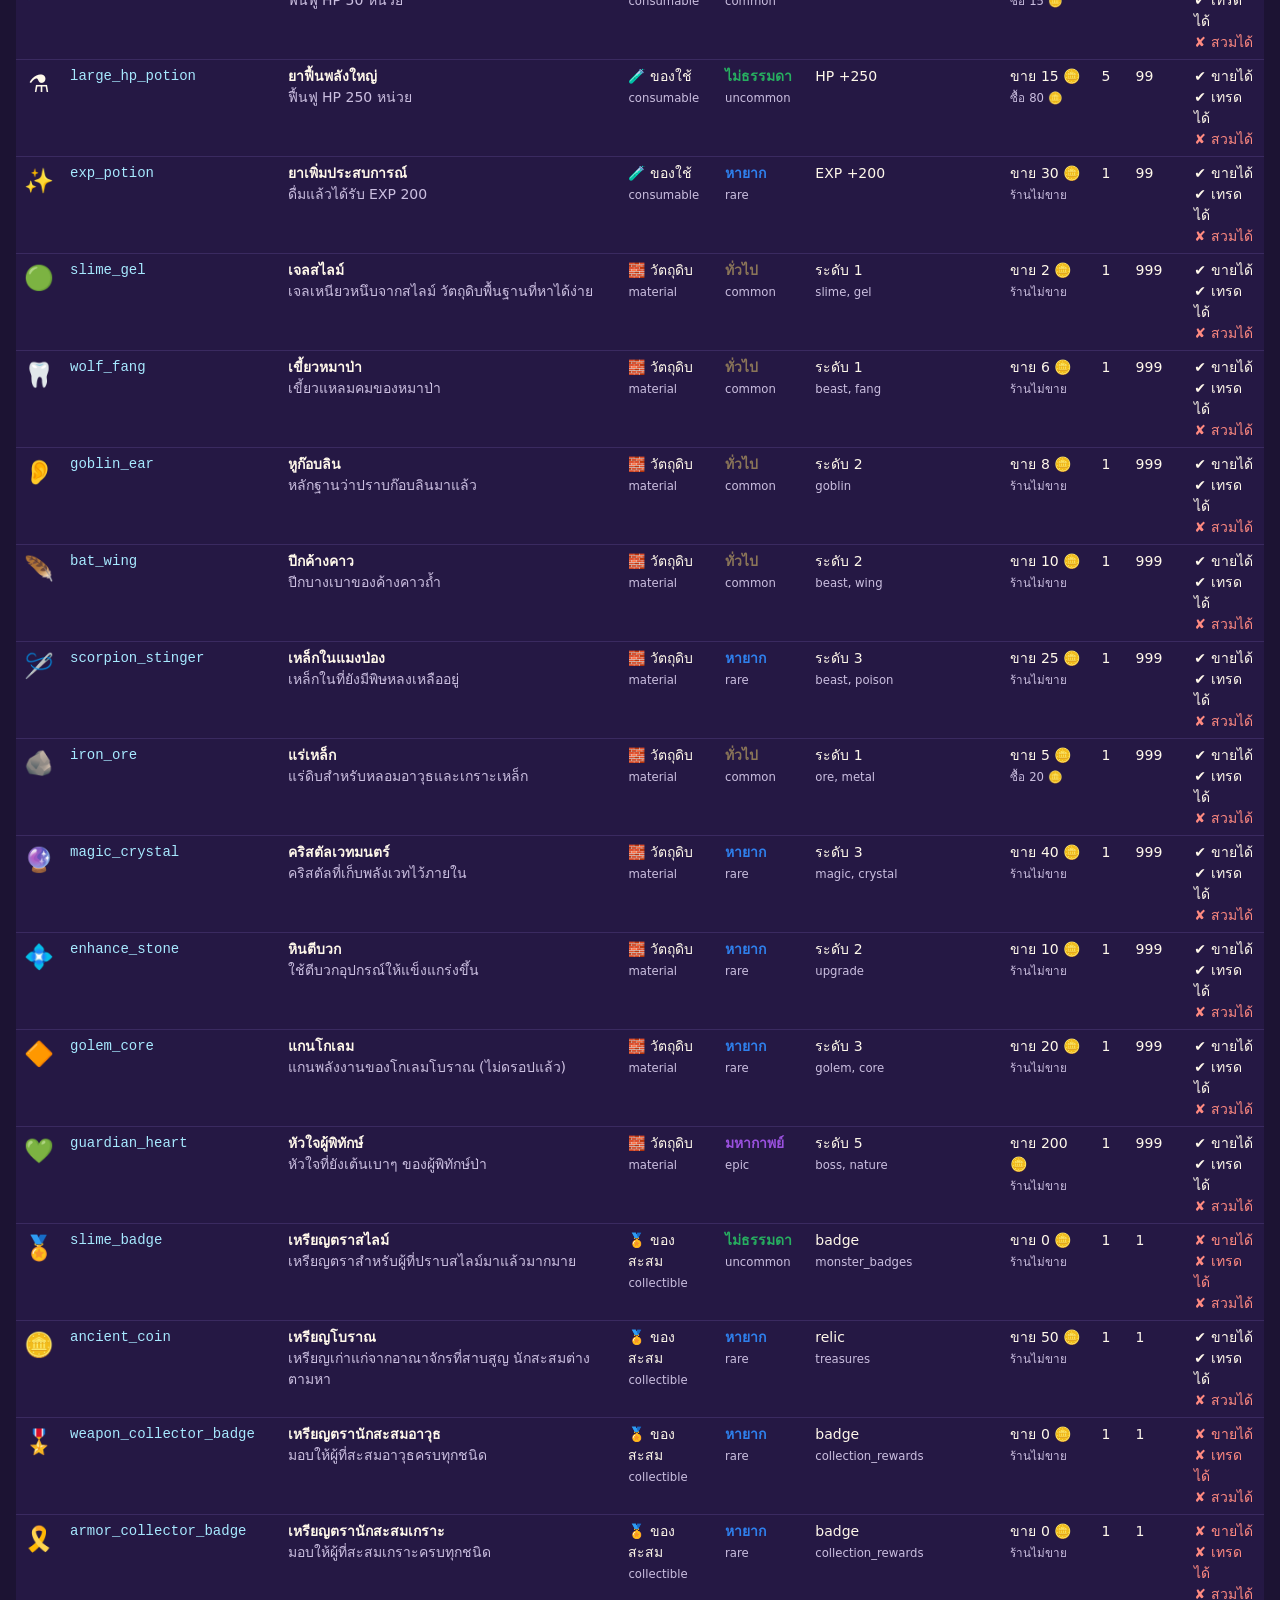
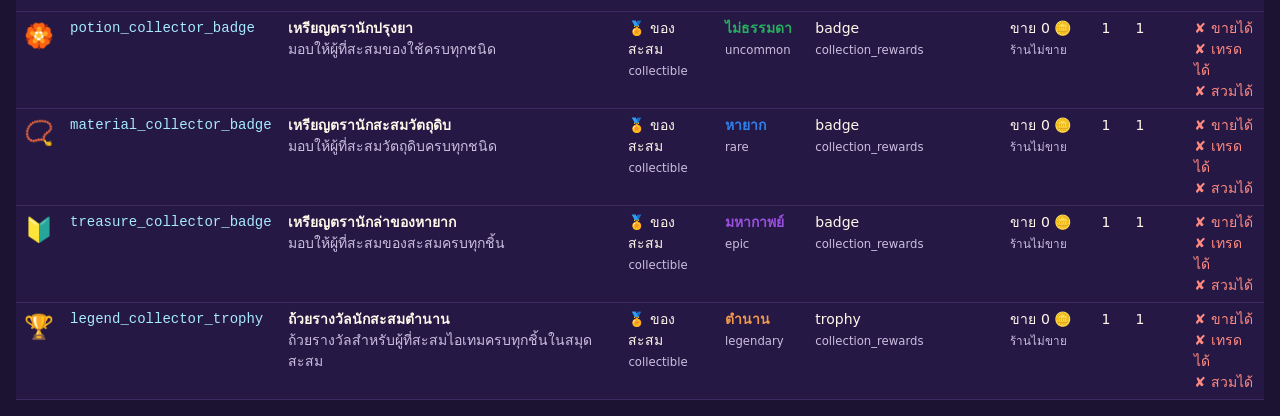
<file: tests/items.html>
<!DOCTYPE html>
<html lang="th">
<head>
  <meta charset="UTF-8" />
  <meta name="viewport" content="width=device-width, initial-scale=1.0" />
  <title>Hero Farm — Item Database</title>
  <style>
    body { font: 14px/1.5 system-ui, sans-serif; margin: 0; padding: 16px; background: #1c1333; color: #fff8ea; }
    h1 { margin: 0 0 8px; font-size: 22px; }
    .status { font-weight: 700; }
    .status.ok { color: #6fcf97; }
    .status.error { color: #ff5c6c; }
    .chips { display: flex; flex-wrap: wrap; gap: 6px; margin: 10px 0; }
    .chip { background: #2d1b4e; border-radius: 999px; padding: 3px 10px; font-size: 12px; }
    .filters { display: flex; flex-wrap: wrap; gap: 12px; margin: 12px 0; }
    .filters label { display: flex; flex-direction: column; font-size: 12px; gap: 2px; }
    select, input { font: inherit; padding: 4px 6px; border-radius: 6px; border: 0; }
    .table-wrap { overflow-x: auto; }
    table { border-collapse: collapse; width: 100%; min-width: 900px; background: #251844; }
    th, td { padding: 6px 8px; border-bottom: 1px solid #3a2a60; text-align: left; vertical-align: top; }
    th { background: #2d1b4e; position: sticky; top: 0; }
    .icon { font-size: 24px; text-align: center; }
    .id { font-family: monospace; color: #a7e9ff; }
    small, .desc { color: #cbbfe0; }
    .flag-no { color: #ff8a80; }
    pre { white-space: pre-wrap; background: #3a1020; color: #ffb3b3; padding: 10px; border-radius: 8px; }
  </style>
  <script>
    // เก็บ error ทุกอย่างที่เกิดในหน้านี้ (รวม error ตอนโหลดข้อมูลไอเทม) ไว้แสดงบนจอ
    window.__errors = [];
    window.addEventListener("error", (event) => window.__errors.push(event.message));
    window.addEventListener("unhandledrejection", (event) => window.__errors.push(String(event.reason)));
    const originalConsoleError = console.error;
    console.error = (...args) => {
      window.__errors.push(args.map(String).join(" "));
      originalConsoleError(...args);
    };
  </script>
</head>
<body>
  <!--
    หน้าดีบัก ITEM DATABASE — เปิดผ่าน Live Server: /tests/items.html
    อ่านข้อมูลอย่างเดียว ไม่แตะเซฟของเกม
  -->
  <h1>🎒 Item Database</h1>
  <p class="status" id="status">กำลังโหลด…</p>
  <div class="chips" id="type-summary"></div>
  <div class="chips" id="rarity-summary"></div>

  <div class="filters">
    <label>ประเภท (getItemsByType)
      <select id="filter-type"><option value="">ทั้งหมด</option></select>
    </label>
    <label>ความหายาก (getItemsByRarity)
      <select id="filter-rarity"><option value="">ทั้งหมด</option></select>
    </label>
    <label>ค้นหา ID (getItemById)
      <input id="filter-id" placeholder="เช่น iron_sword" autocomplete="off" />
    </label>
  </div>

  <div class="table-wrap">
    <table>
      <thead>
        <tr>
          <th></th><th>ID</th><th>ชื่อ / คำอธิบาย</th><th>ประเภท</th><th>ความหายาก</th>
          <th>ค่าพลัง / ผล</th><th>ราคา</th><th>Lv</th><th>ซ้อนได้</th><th>สถานะ</th>
        </tr>
      </thead>
      <tbody id="rows"></tbody>
    </table>
  </div>

  <pre id="errors" hidden></pre>

  <script type="module">
    import {
      ITEM_TYPES, RARITIES, getAllItems, getItemById, getItemsByType, getItemsByRarity, getRarity, getItemType
    } from "../js/systems/itemDatabase.js";

    const $ = (id) => document.getElementById(id);
    const escapeHtml = (text) => String(text).replace(/[&<>"]/g, (c) => ({ "&": "&amp;", "<": "&lt;", ">": "&gt;", '"': "&quot;" })[c]);

    const STAT_LABELS = {
      attack: "⚔️ ATK", defense: "🛡️ DEF", hp: "❤️ HP",
      critical: "💥 คริ", attackSpeed: "⚡ ความเร็วตี", criticalResistance: "🧱 ต้านคริ"
    };
    const PERCENT_STATS = new Set(["critical", "attackSpeed", "criticalResistance"]);
    const formatStat = (key, value) => PERCENT_STATS.has(key) ? `+${Math.round(value * 100)}%` : value;

    function detailText(item) {
      if (item.stats) {
        const stats = Object.entries(item.stats).filter(([, v]) => v !== 0)
          .map(([k, v]) => `${STAT_LABELS[k]} ${formatStat(k, v)}`);
        const perPlus = Object.entries(item.statsPerPlus).filter(([, v]) => v !== 0)
          .map(([k, v]) => `${STAT_LABELS[k]} +${formatStat(k, v)}`);
        return stats.join("<br>") + (perPlus.length ? `<br><small>ตีบวก +1: ${perPlus.join(", ")}</small>` : "");
      }
      if (item.effects.length) {
        return item.effects.map((e) => e.type === "buff"
          ? `บัฟ ${e.stat} +${e.amount} (${e.duration} วิ)`
          : `${e.type.toUpperCase()} +${e.amount}`).join("<br>");
      }
      if (item.material) return `ระดับ ${item.material.tier}<br><small>${item.material.craftingTags.join(", ")}</small>`;
      if (item.collectible) return `${item.collectible.kind}<br><small>${item.collectible.collectionId}</small>`;
      return "-";
    }

    function renderRows(items) {
      $("rows").innerHTML = items.map((item) => {
        const rarity = getRarity(item.rarity);
        const flag = (ok, label) => `<span class="${ok ? "" : "flag-no"}">${ok ? "✔" : "✘"} ${label}</span>`;
        return `
          <tr>
            <td class="icon">${item.icon}</td>
            <td class="id">${escapeHtml(item.id)}</td>
            <td><b>${escapeHtml(item.name)}</b><br><span class="desc">${escapeHtml(item.description)}</span></td>
            <td>${getItemType(item.type).icon} ${getItemType(item.type).name}<br><small>${item.type}</small></td>
            <td style="color:${rarity.color}"><b>${rarity.name}</b><br><small>${item.rarity}</small></td>
            <td>${detailText(item)}</td>
            <td>ขาย ${item.sellPrice} 🪙<br><small>${item.buyPrice > 0 ? "ซื้อ " + item.buyPrice + " 🪙" : "ร้านไม่ขาย"}</small></td>
            <td>${item.levelRequirement}</td>
            <td>${item.maxStack}</td>
            <td>${flag(item.isSellable, "ขายได้")}<br>${flag(item.isTradable, "เทรดได้")}<br>${flag(item.isEquippable, "สวมได้")}</td>
          </tr>`;
      }).join("") || '<tr><td colspan="10">ไม่พบไอเทม</td></tr>';
    }

    // กรองด้วยฟังก์ชันของ Database จริง
    function applyFilters() {
      const type = $("filter-type").value;
      const rarity = $("filter-rarity").value;
      const query = $("filter-id").value.trim();

      let items = type ? getItemsByType(type) : getAllItems();
      if (rarity) {
        const ids = new Set(getItemsByRarity(rarity).map((item) => item.id));
        items = items.filter((item) => ids.has(item.id));
      }
      if (query) {
        const exact = getItemById(query);   // หา ID เก่าที่เปลี่ยนชื่อแล้วเจอด้วย เช่น wood_sword
        items = exact ? items.filter((item) => item.id === exact.id) : items.filter((item) => item.id.includes(query));
      }
      renderRows(items);
    }

    // ตัวเลือกในช่องกรอง + สรุปจำนวน
    for (const type of Object.values(ITEM_TYPES)) {
      $("filter-type").insertAdjacentHTML("beforeend", `<option value="${type.id}">${type.icon} ${type.name} (${type.id})</option>`);
      $("type-summary").insertAdjacentHTML("beforeend", `<span class="chip">${type.icon} ${type.name} ${getItemsByType(type.id).length}</span>`);
    }
    for (const rarity of Object.values(RARITIES)) {
      $("filter-rarity").insertAdjacentHTML("beforeend", `<option value="${rarity.id}">${rarity.name} (${rarity.id})</option>`);
      $("rarity-summary").insertAdjacentHTML("beforeend", `<span class="chip" style="color:${rarity.color}">${rarity.name} ${getItemsByRarity(rarity.id).length}</span>`);
    }
    for (const id of ["filter-type", "filter-rarity"]) $(id).addEventListener("change", applyFilters);
    $("filter-id").addEventListener("input", applyFilters);

    applyFilters();
    $("status").textContent = `✅ โหลด Item Database สำเร็จ ${getAllItems().length} ไอเทม`;
    $("status").className = "status ok";
    document.title = "ITEMS OK";
    window.__itemsReady = true;
  </script>

  <script>
    // ถ้าข้อมูลไอเทมผิด โมดูลด้านบนจะหยุดทำงาน → แสดง error ให้เห็นบนจอ
    window.addEventListener("load", () => {
      setTimeout(() => {
        if (window.__errors.length === 0 && window.__itemsReady) return;
        const status = document.getElementById("status");
        if (!window.__itemsReady) {
          status.textContent = "❌ โหลด Item Database ไม่สำเร็จ — ดูรายละเอียดด้านล่าง หรือกด F12 เปิด Console";
          status.className = "status error";
          document.title = "ITEMS ERROR";
        }
        const box = document.getElementById("errors");
        box.textContent = window.__errors.join("\n\n") || "ไม่พบข้อความ error (ลองเปิด Console ดู)";
        box.hidden = false;
      }, 0);
    });
  </script>
</body>
</html>
</file>
<file: css/game.css>
/* =====================================================
   css/game.css
   หน้าตาทั้งหมดของเกม (แทน style.css + phase1.css เดิม)
   ใช้โทนสีเดิม: ม่วงยามเย็น + ครีม + ส้มพีช
===================================================== */

:root {
  --ink: #4a3768;
  --ink-soft: #8a7558;
  --cream: #fff8ea;
  --cream-dark: #ffe9c2;
  --cream-shadow: #e3bd7c;
  --purple: #7a5fc4;
  --purple-dark: #5b4494;
  --red: #d1495b;
  --red-dark: #a13245;
  --night: #1c1333;
  --heading: "Baloo 2", "Nunito", sans-serif;
}

* {
  margin: 0;
  padding: 0;
  box-sizing: border-box;
}

[hidden] {
  display: none !important;
}

body {
  font-family: "Nunito", sans-serif;
  min-height: 100vh;
  min-height: 100dvh;
  display: flex;
  justify-content: center;
  align-items: center;
  background: var(--night);
  color: var(--ink);
  -webkit-tap-highlight-color: transparent;
}

button {
  font: inherit;
  cursor: pointer;
}

/* ---------- กรอบเกม: มือถือเต็มจอ / คอมเป็นกรอบกลางจอ ---------- */
.game-screen {
  position: relative;
  width: 100%;
  max-width: 480px;
  height: 100vh;
  height: 100dvh;
  max-height: 900px;
  display: flex;
  flex-direction: column;
  overflow: hidden;
  background: linear-gradient(180deg, #8b6fd8 0%, #b98fd6 60%, #f3b98f 100%);
  box-shadow: 0 20px 60px rgba(0, 0, 0, 0.4);
  user-select: none;
}

@media (min-width: 900px) and (min-height: 640px) {
  .game-screen {
    max-width: 960px;
    max-height: 760px;
    border-radius: 24px;
  }
}

/* ---------- HUD ด้านบน ---------- */
.hud {
  display: flex;
  flex-direction: column;
  gap: 6px;
  padding: 10px 12px 8px;
  flex-shrink: 0;
}

.hud-row {
  display: flex;
  justify-content: space-between;
  align-items: center;
  gap: 8px;
}

.hud-profile {
  display: flex;
  align-items: center;
  gap: 8px;
  min-width: 0;
}

.level-badge {
  font-family: var(--heading);
  font-weight: 800;
  font-size: 13px;
  color: var(--cream);
  background: var(--purple-dark);
  padding: 2px 10px;
  border-radius: 999px;
  flex-shrink: 0;
}

.hud-name {
  font-family: var(--heading);
  font-weight: 800;
  font-size: 16px;
  color: var(--cream);
  text-shadow: 0 2px 0 #6b4fa0;
  white-space: nowrap;
  overflow: hidden;
  text-overflow: ellipsis;
}

.hud-currencies {
  display: flex;
  gap: 6px;
  flex-shrink: 0;
}

.currency {
  display: flex;
  align-items: center;
  gap: 4px;
  background: var(--cream);
  border-radius: 999px;
  padding: 3px 10px;
  font-weight: 800;
  font-size: 13px;
  box-shadow: 0 2px 0 rgba(0, 0, 0, 0.15);
}

.currency.gold { color: #a3701a; }
.currency.gem { color: #1a8a82; }

.bar {
  position: relative;
  height: 16px;
  border-radius: 999px;
  background: #2d1b4e66;
  overflow: hidden;
}

.exp-bar {
  height: 10px;
}

.bar-fill {
  height: 100%;
  width: 0;
  border-radius: 999px;
  transition: width 0.2s ease;
}

.hp-bar .bar-fill { background: linear-gradient(90deg, #6fcf97, #27ae60); }
.hp-bar .bar-fill.low { background: linear-gradient(90deg, #ff8a80, var(--red)); }
.exp-bar .bar-fill { background: linear-gradient(90deg, #a7e9ff, #4fc3f7); }

.bar-text {
  position: absolute;
  inset: 0;
  display: flex;
  align-items: center;
  justify-content: center;
  font-size: 11px;
  font-weight: 800;
  color: var(--cream);
  text-shadow: 0 1px 2px rgba(0, 0, 0, 0.5);
}

.exp-bar .bar-text {
  font-size: 8px;
}

.hud-map {
  font-size: 11px;
  font-weight: 700;
  opacity: 0.85;
  white-space: nowrap;
}

/* ---------- แผนที่ ---------- */
.world-view {
  position: relative;
  flex: 1;
  min-height: 0;
  touch-action: none; /* ลากนิ้วบนแผนที่ไม่เลื่อนหน้าเว็บ */
  background: #4b7a3a;
}

#world-canvas {
  display: block;
  width: 100%;
  height: 100%;
}

/* ---------- ปุ่มควบคุมบนจอ (มือถือ) ---------- */
.joystick {
  position: absolute;
  left: 18px;
  bottom: 18px;
  width: 120px;
  height: 120px;
  border-radius: 50%;
  background: #ffffff26;
  border: 2px solid #ffffff55;
  touch-action: none;
}

.joystick-knob {
  position: absolute;
  left: 50%;
  top: 50%;
  width: 52px;
  height: 52px;
  margin: -26px 0 0 -26px;
  border-radius: 50%;
  background: #fff8eadd;
  box-shadow: 0 3px 8px rgba(0, 0, 0, 0.3);
  pointer-events: none;
}

/* คอมที่มีเมาส์และไม่มีจอสัมผัส: เดินด้วยคีย์บอร์ด ซ่อนจอยสติ๊ก
   (โจมตีด้วยการคลิกบนแผนที่ ไม่มีปุ่มโจมตีบนจอ) */
@media (hover: hover) and (pointer: fine) {
  .joystick {
    display: none;
  }
}

/* ---------- ตาย ---------- */
.death-overlay {
  position: absolute;
  inset: 0;
  display: flex;
  flex-direction: column;
  align-items: center;
  justify-content: center;
  gap: 6px;
  background: #1c1333aa;
  color: var(--cream);
  font-weight: 800;
  pointer-events: none;
}

.death-title {
  font-family: var(--heading);
  font-size: 30px;
}

/* ---------- ข้อความแจ้งเตือน ---------- */
.toast-layer {
  position: absolute;
  top: 12px;
  left: 50%;
  transform: translateX(-50%);
  display: flex;
  flex-direction: column;
  align-items: center;
  gap: 6px;
  width: max-content;
  max-width: calc(100% - 24px);
  pointer-events: none;
  z-index: 5;
}

.toast {
  background: #2d1b4ee6;
  color: var(--cream);
  font-weight: 700;
  font-size: 13px;
  text-align: center;
  padding: 8px 16px;
  border-radius: 999px;
  animation: toast-fade 2.4s ease forwards;
}

@keyframes toast-fade {
  0% { opacity: 0; transform: translateY(-8px); }
  10% { opacity: 1; transform: translateY(0); }
  80% { opacity: 1; }
  100% { opacity: 0; }
}

/* ---------- เมนูล่าง ---------- */
.menu-bar {
  display: grid;
  grid-template-columns: repeat(5, 1fr);
  gap: 8px;
  padding: 8px 10px;
  padding-bottom: max(8px, env(safe-area-inset-bottom));
  background: var(--cream);
  border-top: 3px solid #f0dcb8;
  flex-shrink: 0;
  position: relative;
  z-index: 12;
}

.menu-button {
  position: relative;
  display: flex;
  flex-direction: column;
  align-items: center;
  gap: 2px;
  padding: 6px 4px;
  border: none;
  border-radius: 14px;
  background: var(--cream-dark);
  box-shadow: 0 3px 0 var(--cream-shadow);
}

.menu-button.active {
  background: #ffd28a;
  box-shadow: 0 3px 0 #d9a256;
}

.menu-button:active {
  transform: translateY(3px);
  box-shadow: none;
}

.menu-icon { font-size: 20px; }

.menu-label {
  font-family: var(--heading);
  font-size: 12px;
  font-weight: 700;
  color: #6b4a1f;
}

/* ---------- แผงเมนู ---------- */
.panel-overlay {
  position: absolute;
  inset: 0;
  bottom: 64px;
  display: flex;
  align-items: flex-end;
  background: #1c133377;
  z-index: 10;
}

.panel {
  width: 100%;
  max-height: 85%;
  display: flex;
  flex-direction: column;
  background: var(--cream);
  border-radius: 22px 22px 0 0;
  animation: slide-up 0.2s ease;
}

@keyframes slide-up {
  from { transform: translateY(100%); }
  to { transform: translateY(0); }
}

.panel-header {
  display: flex;
  justify-content: space-between;
  align-items: center;
  padding: 14px 16px 8px;
}

.panel-header h3 {
  font-family: var(--heading);
  font-size: 17px;
}

.panel-close {
  width: 32px;
  height: 32px;
  border: none;
  border-radius: 50%;
  background: #e8dcc4;
  color: #6b4a1f;
  font-weight: 800;
}

.panel-body {
  display: flex;
  flex-direction: column;
  gap: 8px;
  padding: 4px 16px 18px;
  overflow-y: auto;
}

.panel-section {
  font-family: var(--heading);
  font-size: 14px;
  margin-top: 6px;
}

.empty-text {
  font-size: 12px;
  font-weight: 700;
  color: var(--ink-soft);
  text-align: center;
  padding: 6px;
}

.item-row {
  display: flex;
  align-items: center;
  gap: 10px;
  background: #fff;
  border-radius: 14px;
  padding: 8px 10px;
  box-shadow: 0 2px 0 #f0dcb8;
}

.item-icon {
  font-size: 26px;
  flex-shrink: 0;
}

.item-info {
  flex: 1;
  min-width: 0;
}

.item-name {
  font-family: var(--heading);
  font-weight: 800;
  font-size: 14px;
}

.item-meta {
  font-size: 11px;
  font-weight: 700;
  color: var(--ink-soft);
}

.item-actions {
  display: flex;
  flex-wrap: wrap;
  justify-content: flex-end;
  gap: 4px;
  max-width: 45%;
}

.badge {
  font-family: "Nunito", sans-serif;
  font-size: 10px;
  color: #fff;
  background: #27ae60;
  padding: 1px 6px;
  border-radius: 999px;
  vertical-align: middle;
}

.mini-button {
  border: none;
  border-radius: 999px;
  padding: 4px 10px;
  font-size: 11px;
  font-weight: 800;
  background: var(--cream-dark);
  color: #6b4a1f;
  box-shadow: 0 2px 0 var(--cream-shadow);
  white-space: nowrap;
}

.mini-button.primary {
  background: var(--purple);
  color: var(--cream);
  box-shadow: 0 2px 0 var(--purple-dark);
}

.big-button {
  width: 100%;
  border: none;
  border-radius: 14px;
  padding: 12px;
  font-family: var(--heading);
  font-weight: 800;
  font-size: 15px;
  color: var(--cream);
  background: var(--purple);
  box-shadow: 0 4px 0 var(--purple-dark);
}

.big-button:active {
  transform: translateY(3px);
  box-shadow: 0 1px 0 var(--purple-dark);
}

.big-button.danger {
  background: var(--red);
  box-shadow: 0 4px 0 var(--red-dark);
}

.big-button:disabled {
  background: #b8a9c9;
  box-shadow: 0 4px 0 #8f7fa8;
  cursor: not-allowed;
  transform: none;
}

.stat-grid {
  display: grid;
  grid-template-columns: repeat(4, 1fr);
  gap: 6px;
}

.stat-grid div {
  display: flex;
  flex-direction: column;
  align-items: center;
  background: #fff;
  border-radius: 12px;
  padding: 6px 2px;
  font-size: 11px;
  font-weight: 700;
  color: var(--ink-soft);
}

.stat-grid b {
  font-family: var(--heading);
  font-size: 16px;
  color: var(--ink);
}

.slot-grid {
  display: grid;
  grid-template-columns: repeat(2, 1fr);
  gap: 8px;
}

.slot-card {
  display: flex;
  flex-direction: column;
  align-items: center;
  gap: 2px;
  text-align: center;
  background: #fff;
  border: 2px solid transparent;
  border-radius: 14px;
  padding: 8px;
  cursor: pointer;
}

.slot-card.selected {
  border-color: var(--purple);
}

.slot-card.empty {
  cursor: default;
  font-size: 12px;
  font-weight: 700;
  color: var(--ink-soft);
}

.upgrade-box {
  display: flex;
  flex-direction: column;
  gap: 8px;
  background: #fff;
  border-radius: 14px;
  padding: 12px;
}

.cost-row {
  display: flex;
  justify-content: space-around;
  font-weight: 800;
  font-size: 13px;
}

.cost-row .short {
  color: var(--red);
}

.help-box {
  font-size: 12px;
  line-height: 1.7;
  background: #fff;
  border-radius: 14px;
  padding: 10px 12px;
}

/* ---------- แท็บ (กระเป๋า / สมุดสะสม) ---------- */
.tab-row {
  display: flex;
  flex-wrap: wrap;
  gap: 6px;
}

.tab-chip {
  border: none;
  border-radius: 999px;
  padding: 5px 10px;
  font-size: 12px;
  font-weight: 800;
  background: var(--cream-dark);
  color: #6b4a1f;
  box-shadow: 0 2px 0 var(--cream-shadow);
  white-space: nowrap;
}

.tab-chip.active {
  background: var(--purple);
  color: var(--cream);
  box-shadow: 0 2px 0 var(--purple-dark);
}

.item-info[data-action] {
  cursor: pointer;
}

.badge.full {
  background: var(--red);
}

.hint-text {
  font-size: 11px;
  font-weight: 700;
  color: var(--ink-soft);
  text-align: center;
}

/* ---------- รายละเอียดไอเทม ---------- */
.item-detail {
  display: flex;
  flex-direction: column;
  gap: 4px;
  background: #fff;
  border: 2px solid var(--purple);
  border-radius: 14px;
  padding: 10px 12px;
}

.item-detail-head {
  display: flex;
  align-items: center;
  gap: 10px;
}

.detail-icon {
  font-size: 38px;
}

.detail-desc {
  font-size: 13px;
  font-weight: 700;
  color: var(--ink);
}

.detail-line {
  font-size: 12px;
  font-weight: 600;
  color: var(--ink-soft);
}

.detail-line b {
  color: var(--ink);
}

.detail-line .muted {
  font-size: 11px;
  font-style: italic;
}

/* ---------- สมุดสะสม ---------- */
.collection-summary {
  display: flex;
  flex-direction: column;
  gap: 6px;
  background: #fff;
  border-radius: 14px;
  padding: 10px 12px;
}

.progress {
  height: 10px;
  background: var(--cream-dark);
  border-radius: 999px;
  overflow: hidden;
}

.progress-fill {
  height: 100%;
  background: linear-gradient(90deg, #b39ddb, var(--purple));
  border-radius: 999px;
}

.collection-grid {
  display: grid;
  grid-template-columns: repeat(auto-fill, minmax(88px, 1fr));
  gap: 6px;
}

.collection-card {
  display: flex;
  flex-direction: column;
  align-items: center;
  gap: 2px;
  min-height: 88px;
  padding: 6px 4px;
  border: none;
  border-radius: 12px;
  background: #fff;
  box-shadow: 0 2px 0 #f0dcb8;
  font: inherit;
  text-align: center;
  cursor: pointer;
}

.collection-card.missing {
  background: #efe3cc;
  box-shadow: none;
  color: var(--ink-soft);
  cursor: default;
}

.card-name {
  font-family: var(--heading);
  font-size: 12px;
  font-weight: 800;
  line-height: 1.2;
}

.collection-card small {
  font-size: 10px;
  font-weight: 700;
  line-height: 1.2;
}

/* ---------- เงื่อนไขเลเวล / รางวัลสมุดสะสม ---------- */
.locked-text {
  color: var(--red);
  font-weight: 800;
}

.mini-button:disabled {
  opacity: 0.65;
  cursor: not-allowed;
}

/* จุดแดงที่ปุ่มเมนู = มีรางวัลให้รับ */
.menu-button.has-alert::after {
  content: "";
  position: absolute;
  top: 4px;
  right: 12px;
  width: 11px;
  height: 11px;
  border-radius: 50%;
  background: var(--red);
  box-shadow: 0 0 0 2px var(--cream);
}

.reward-row.claimed {
  opacity: 0.7;
}

/* ---------- ร้านค้า ---------- */
.shop-wallet {
  display: flex;
  justify-content: space-between;
  align-items: center;
  background: #fff;
  border-radius: 14px;
  padding: 10px 12px;
  font-weight: 700;
  color: var(--ink-soft);
}

.shop-wallet b {
  font-family: var(--heading);
  font-size: 17px;
  color: #a3701a;
}

.shop-closed {
  display: flex;
  flex-direction: column;
  align-items: center;
  gap: 4px;
  text-align: center;
  background: #fff;
  border-radius: 14px;
  padding: 16px 12px;
}

/* ---------- หน้าสร้างตัวละคร ---------- */
.create-screen {
  position: absolute;
  inset: 0;
  display: flex;
  align-items: center;
  justify-content: center;
  padding: 16px;
  background: linear-gradient(180deg, #8b6fd8 0%, #b98fd6 45%, #f3b98f 100%);
  z-index: 20;
}

.create-card {
  width: 100%;
  max-width: 360px;
  display: flex;
  flex-direction: column;
  gap: 10px;
  background: var(--cream);
  border-radius: 22px;
  padding: 22px 18px;
  box-shadow: 0 10px 30px rgba(0, 0, 0, 0.25);
}

.game-title {
  font-family: var(--heading);
  font-size: 32px;
  text-align: center;
  color: var(--purple);
  text-shadow: 0 2px 0 var(--cream-dark);
}

.create-subtitle {
  text-align: center;
  font-weight: 700;
  color: var(--ink-soft);
  margin-top: -8px;
}

.create-label {
  font-family: var(--heading);
  font-weight: 700;
  font-size: 14px;
}

.create-input {
  border: 2px solid #e8dcc4;
  border-radius: 12px;
  padding: 10px 12px;
  font: 700 16px "Nunito", sans-serif; /* 16px ขึ้นไป iPhone จะไม่ซูมเข้าช่องพิมพ์ */
  color: var(--ink);
  background: #fff;
  user-select: text;
}

.create-input:focus {
  outline: none;
  border-color: var(--purple);
}

.gender-grid {
  display: grid;
  grid-template-columns: 1fr 1fr;
  gap: 10px;
}

.gender-option {
  display: flex;
  flex-direction: column;
  align-items: center;
  gap: 4px;
  padding: 12px;
  border: 3px solid transparent;
  border-radius: 16px;
  background: var(--cream-dark);
  font-family: var(--heading);
  font-weight: 800;
  font-size: 15px;
  color: #6b4a1f;
}

.gender-option.selected {
  border-color: var(--purple);
  background: #efe6ff;
  color: var(--purple-dark);
}

.gender-icon {
  font-size: 40px;
}

/* ภาพตัวละครจริงในหน้าสร้างตัวละคร (จอเตี้ยจะย่อลงเอง) */
.gender-portrait {
  display: block;
  height: min(130px, 17vh);
  width: auto;
  pointer-events: none;
}

.create-error {
  min-height: 18px;
  font-size: 12px;
  font-weight: 700;
  color: var(--red);
  text-align: center;
}

@media (prefers-reduced-motion: reduce) {
  * {
    animation-duration: 0.01ms !important;
    transition-duration: 0.01ms !important;
  }
}
</file>
